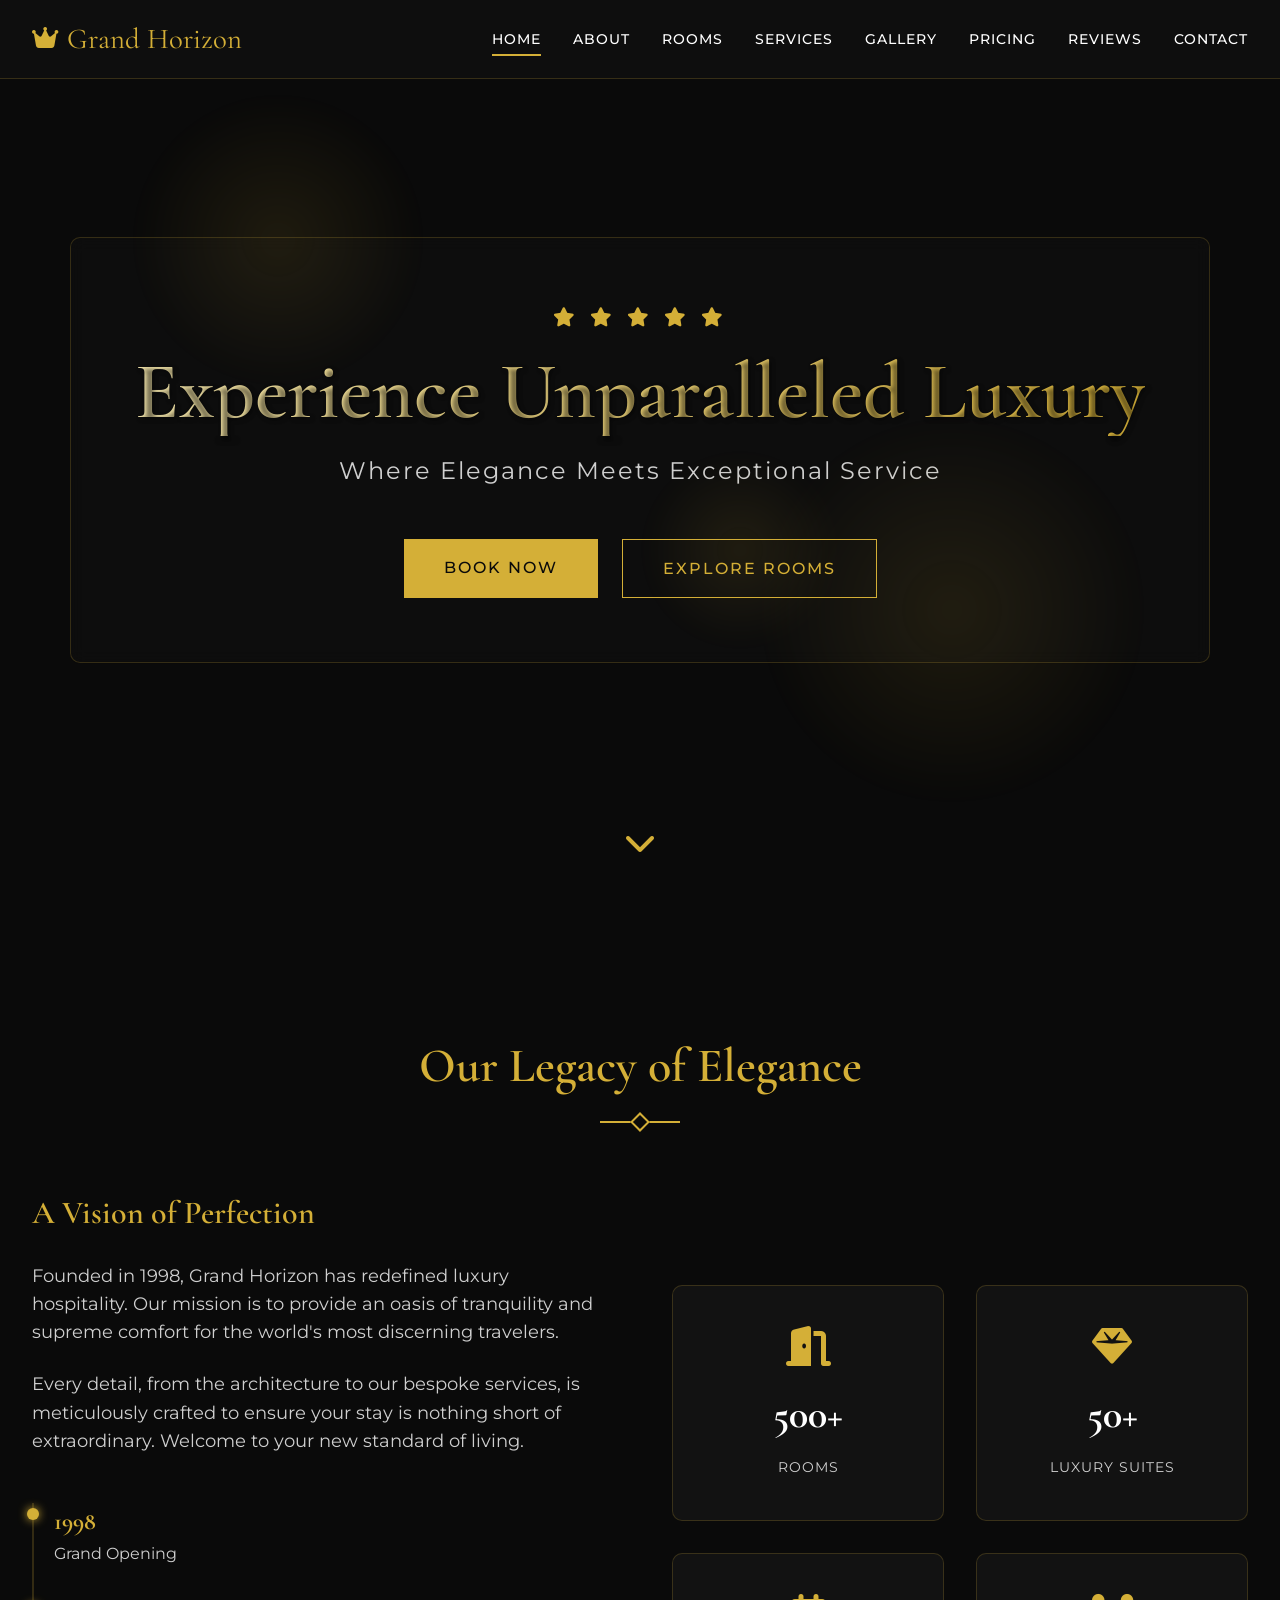
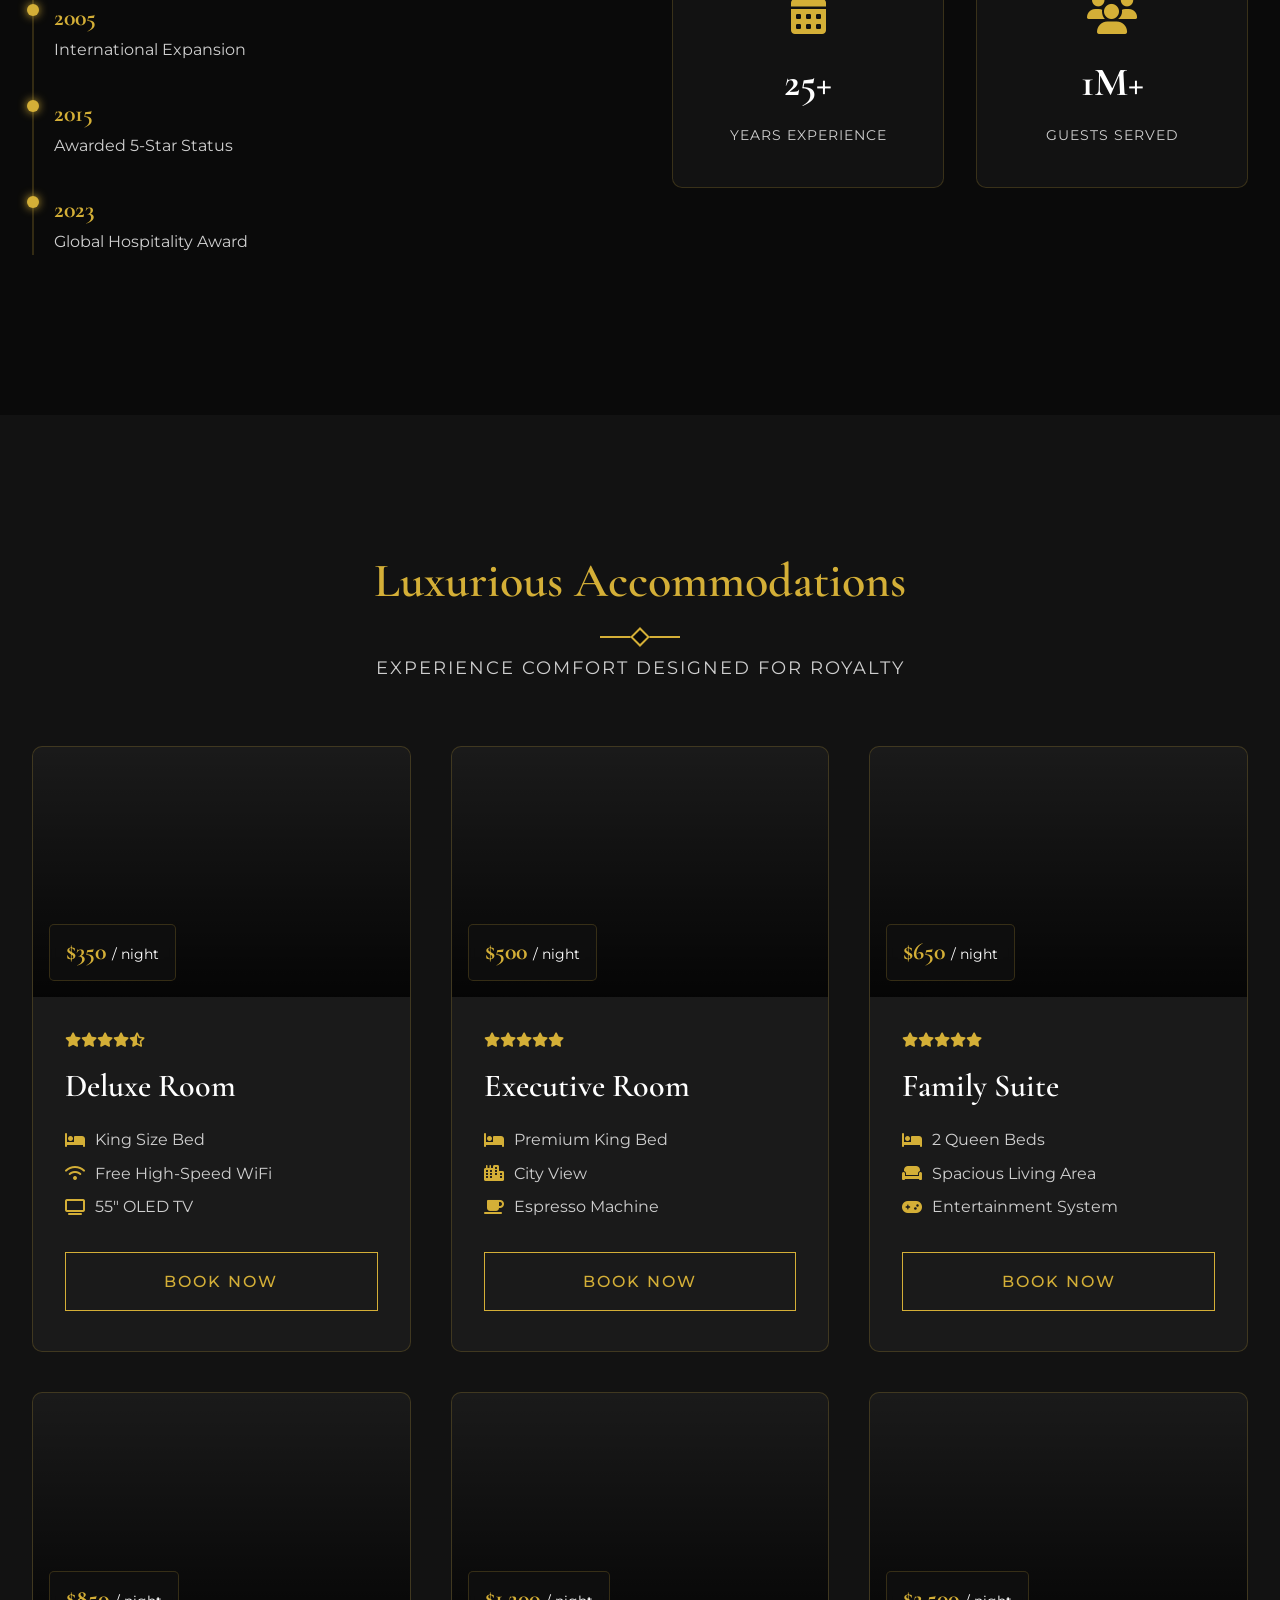
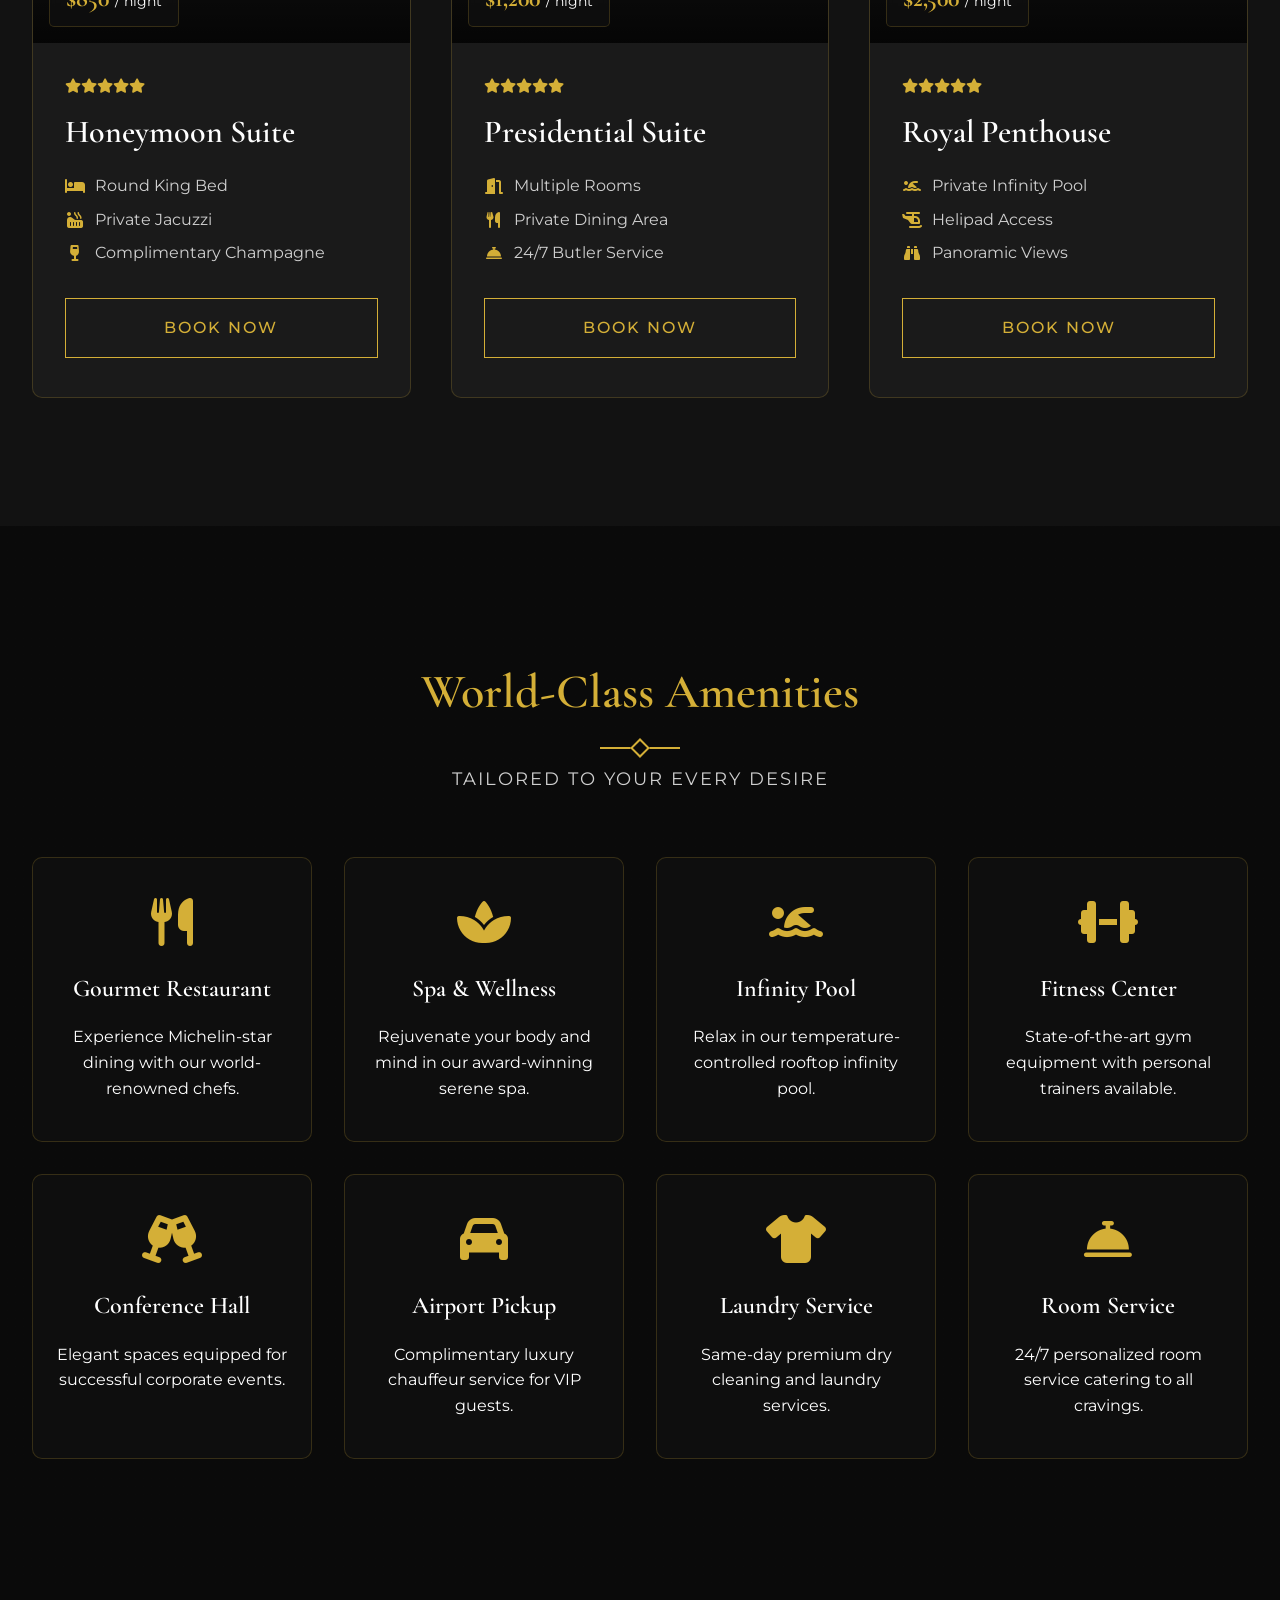
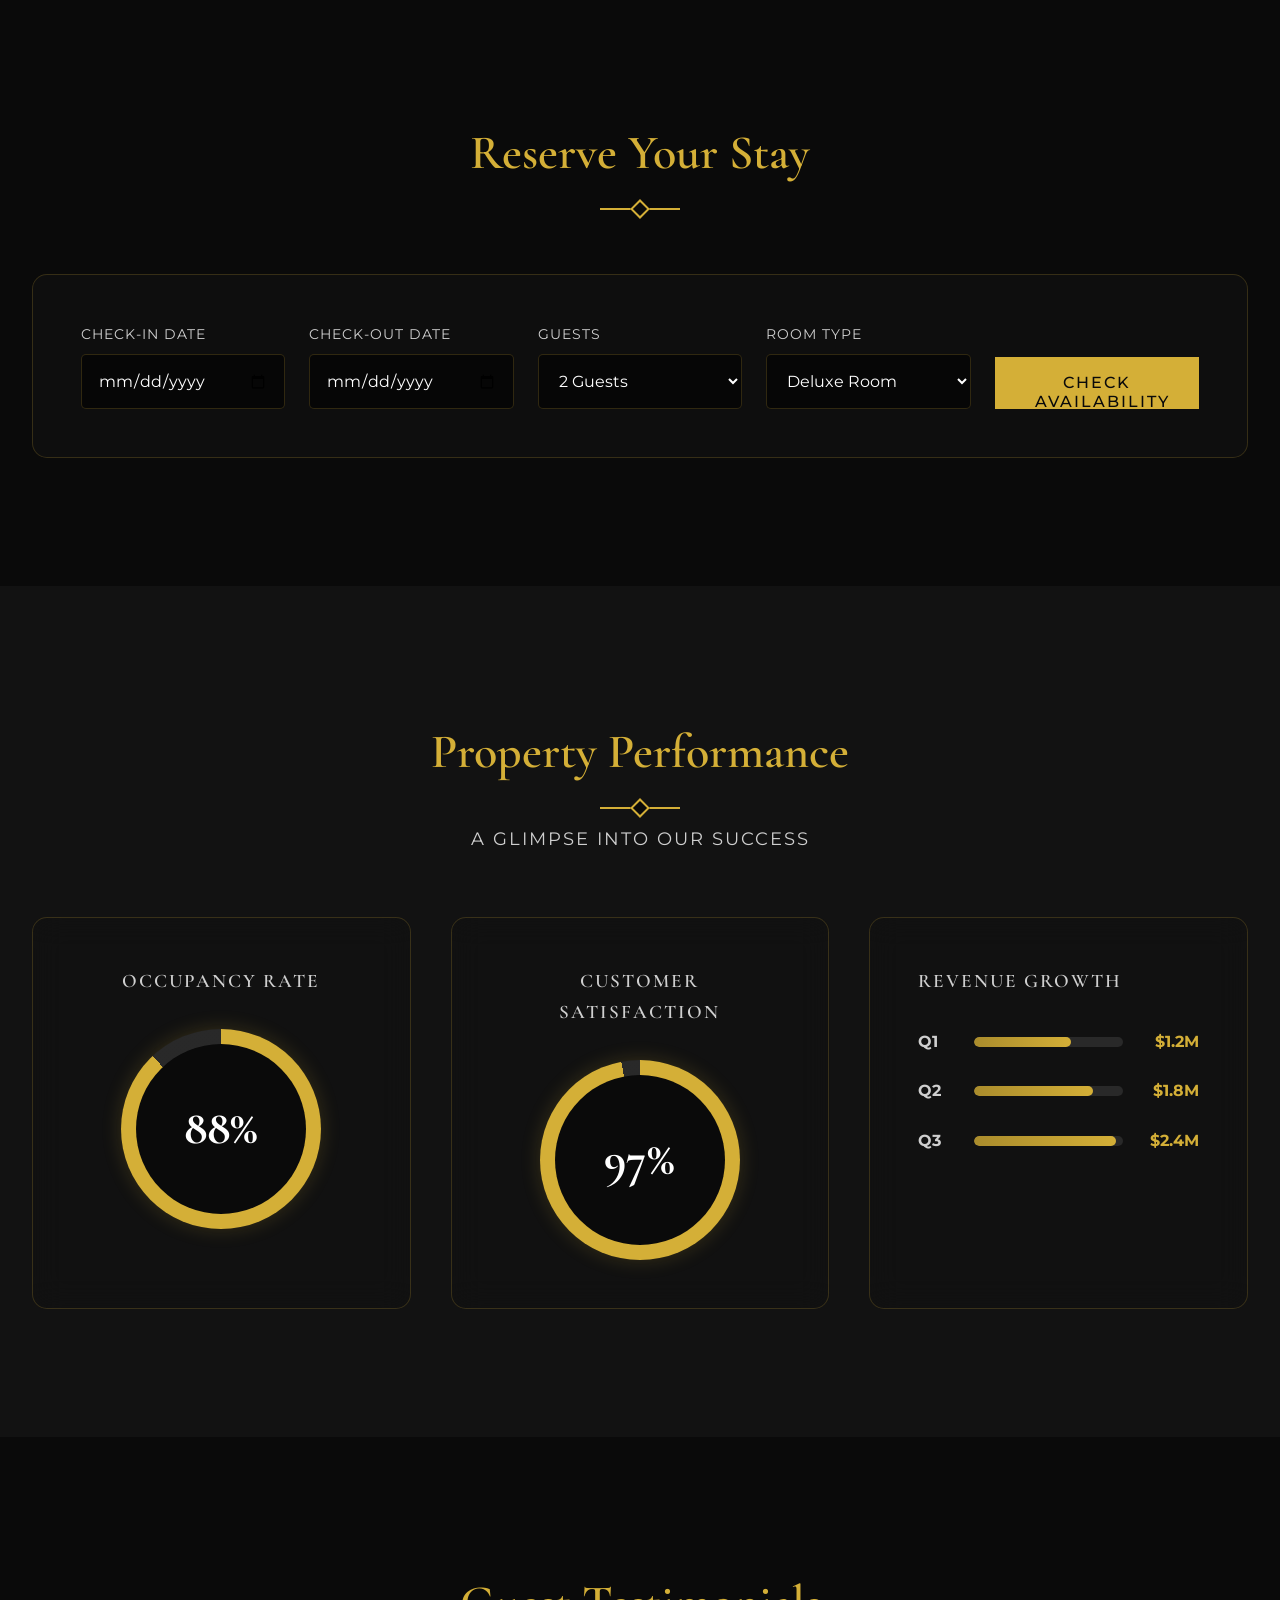
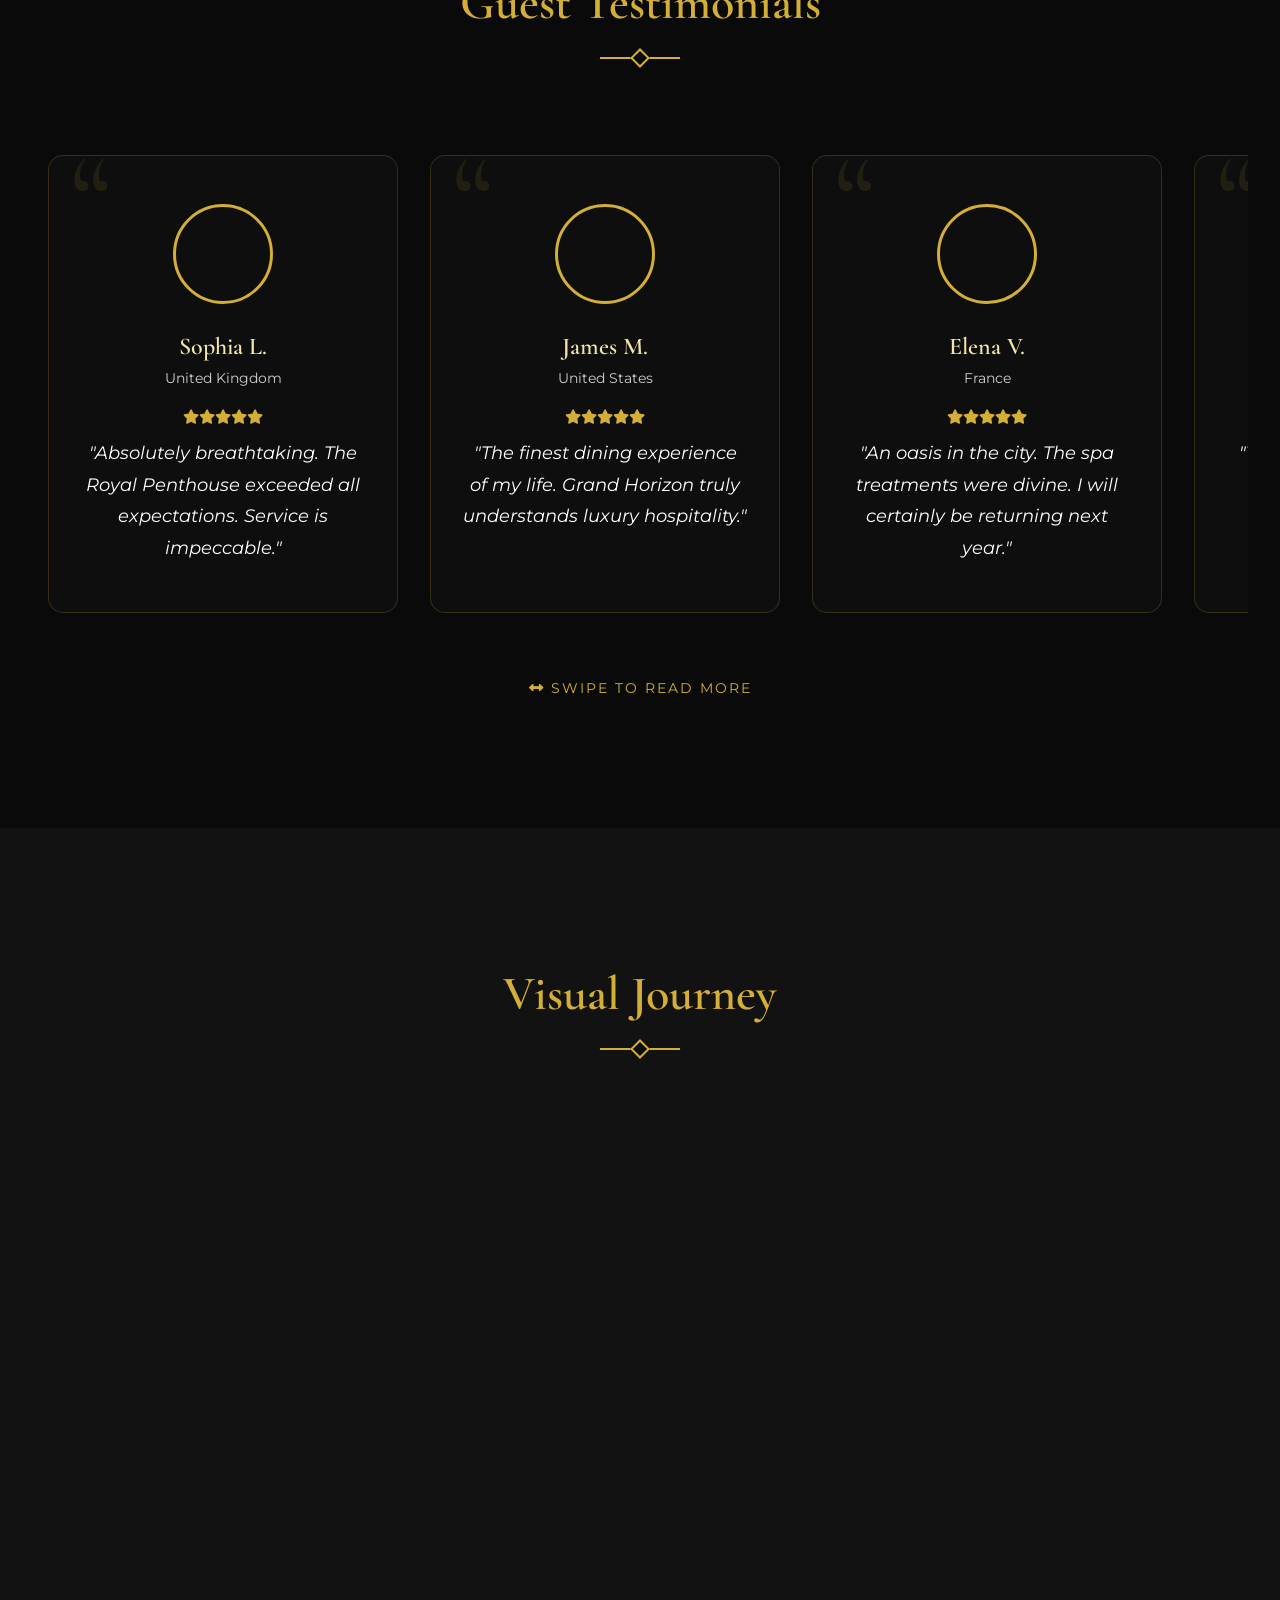
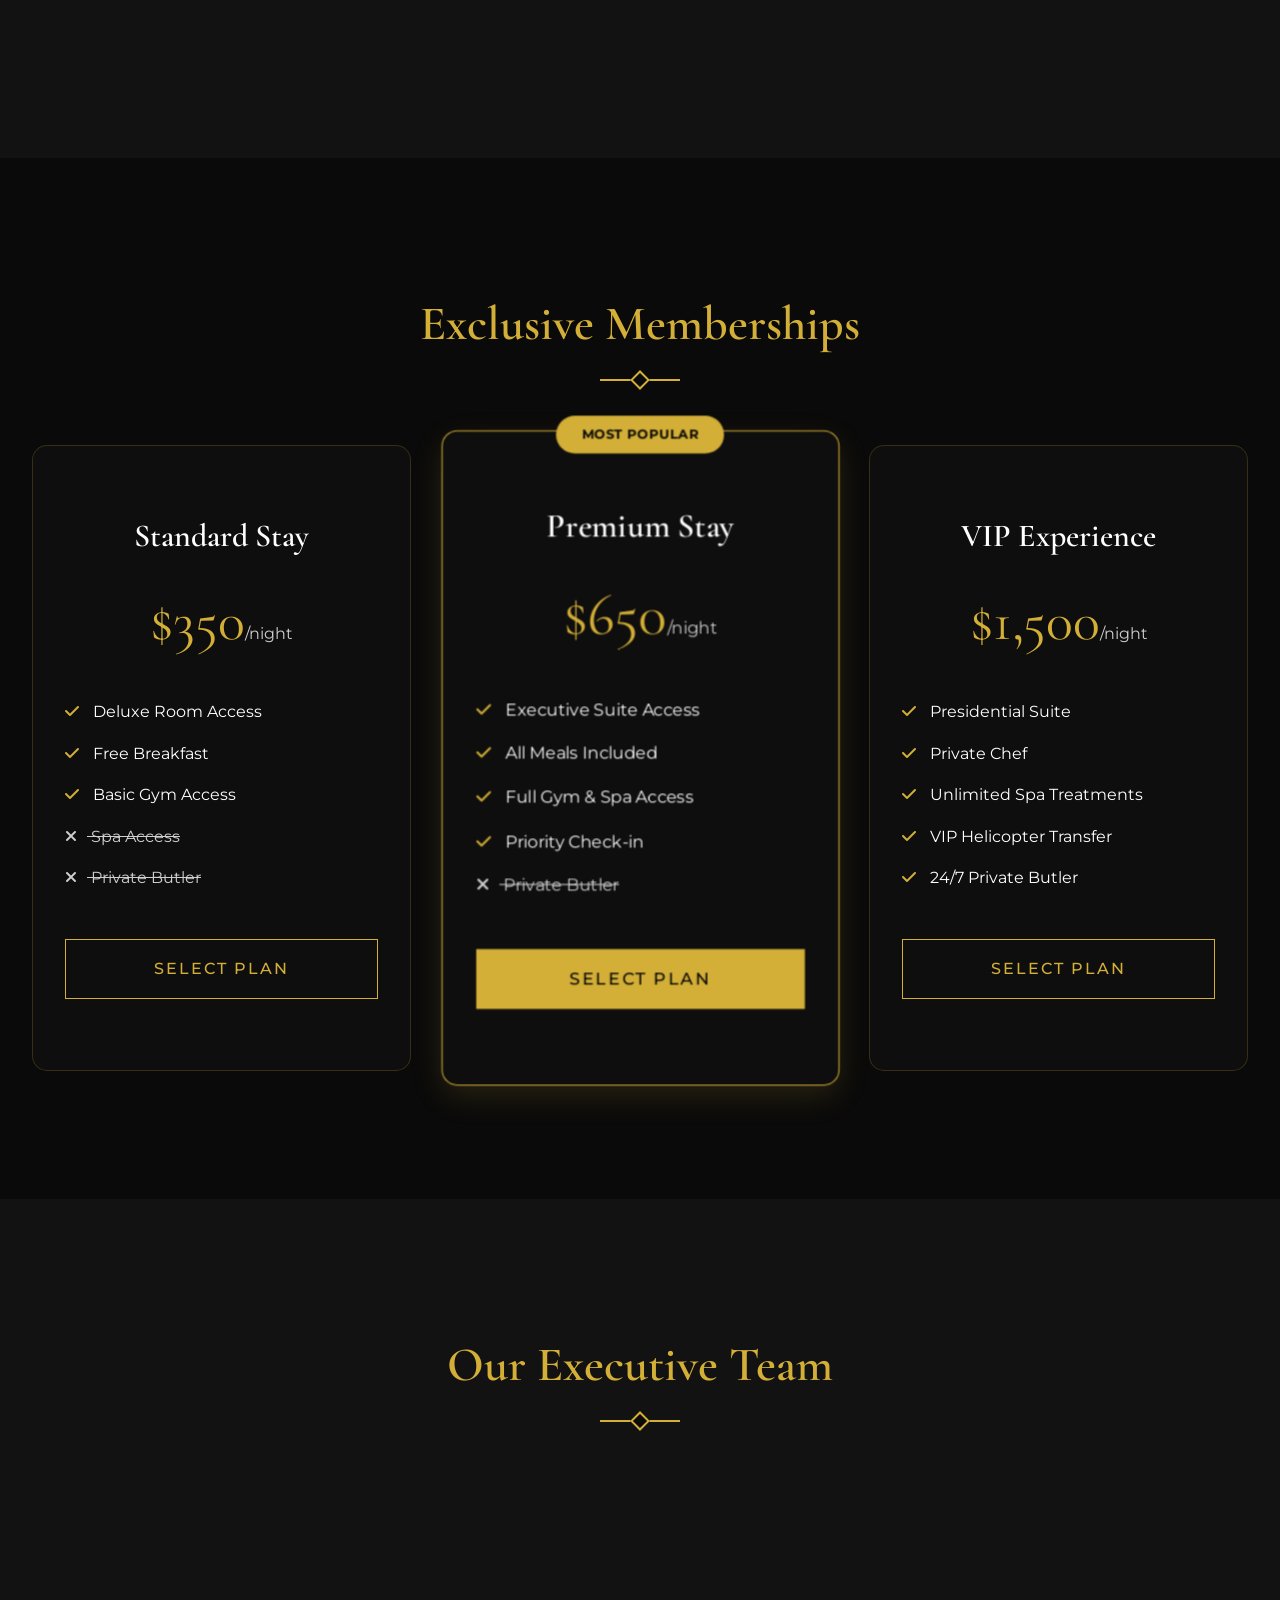
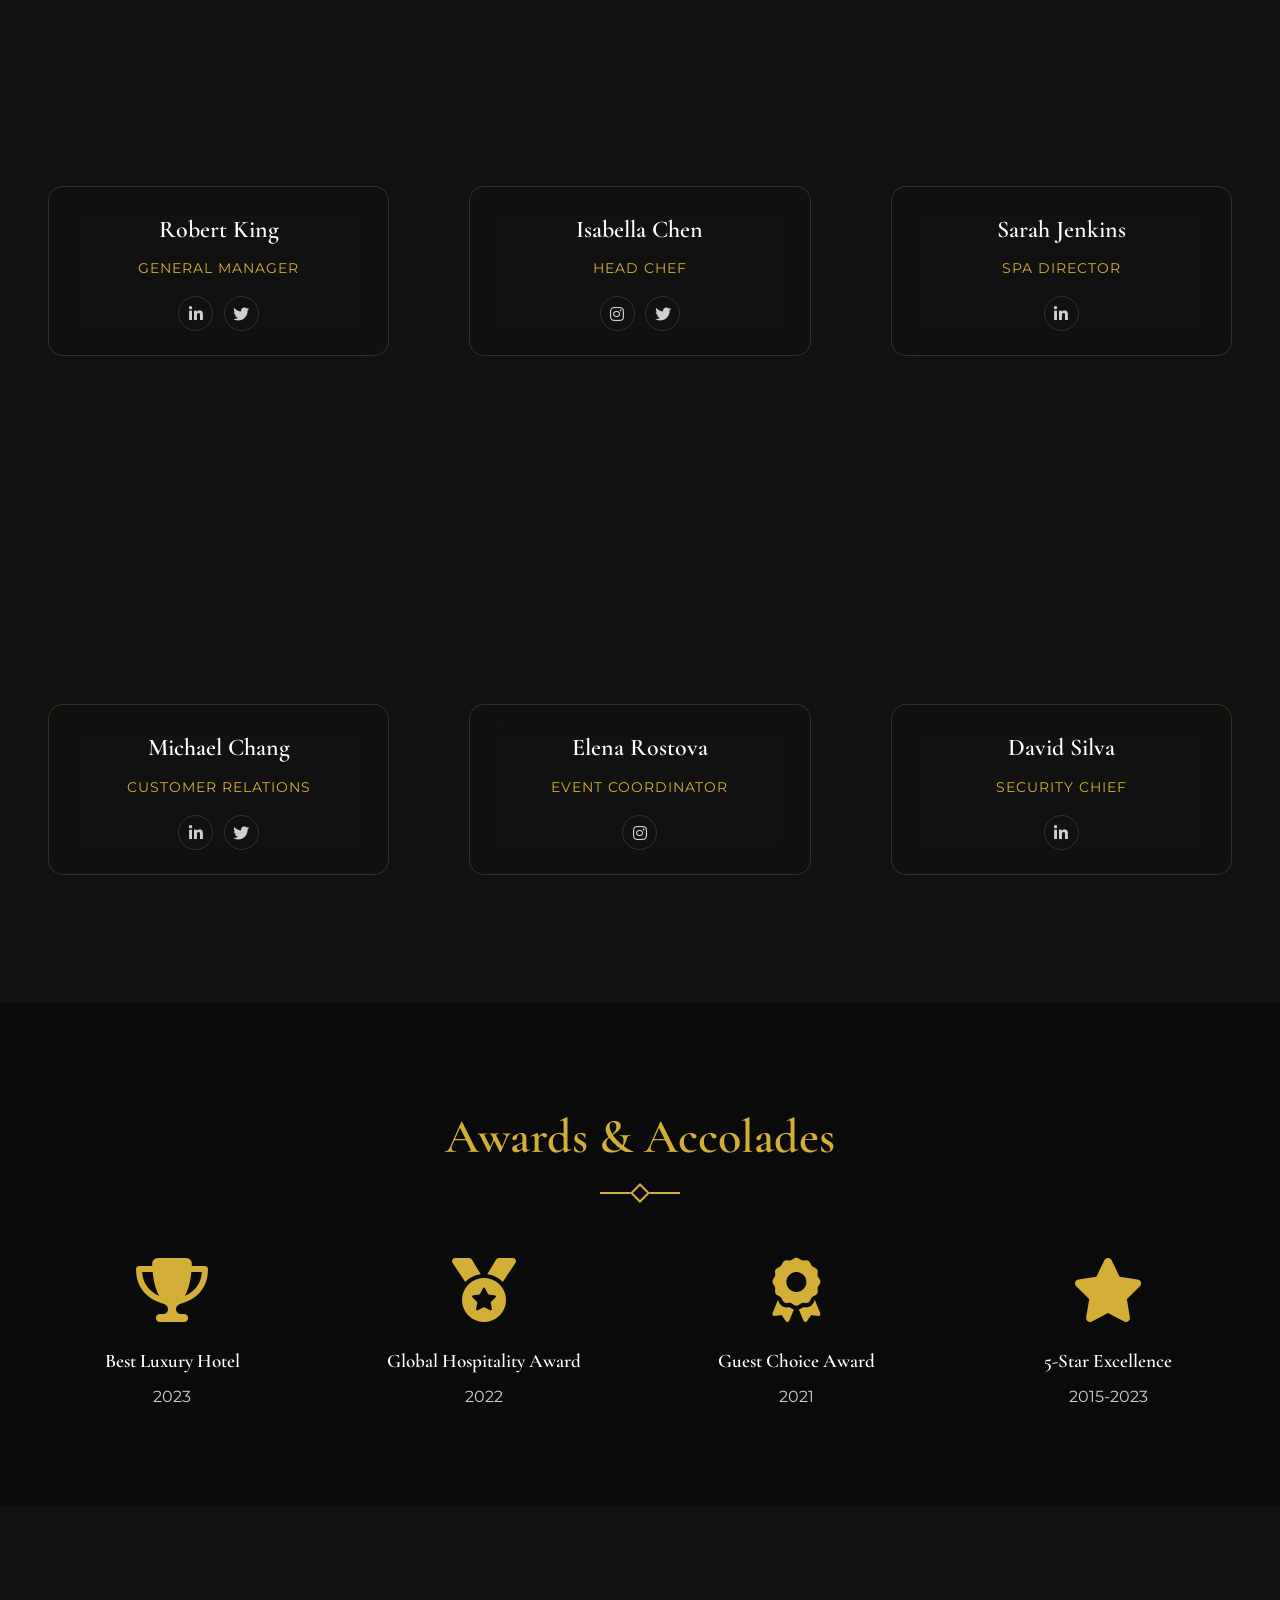
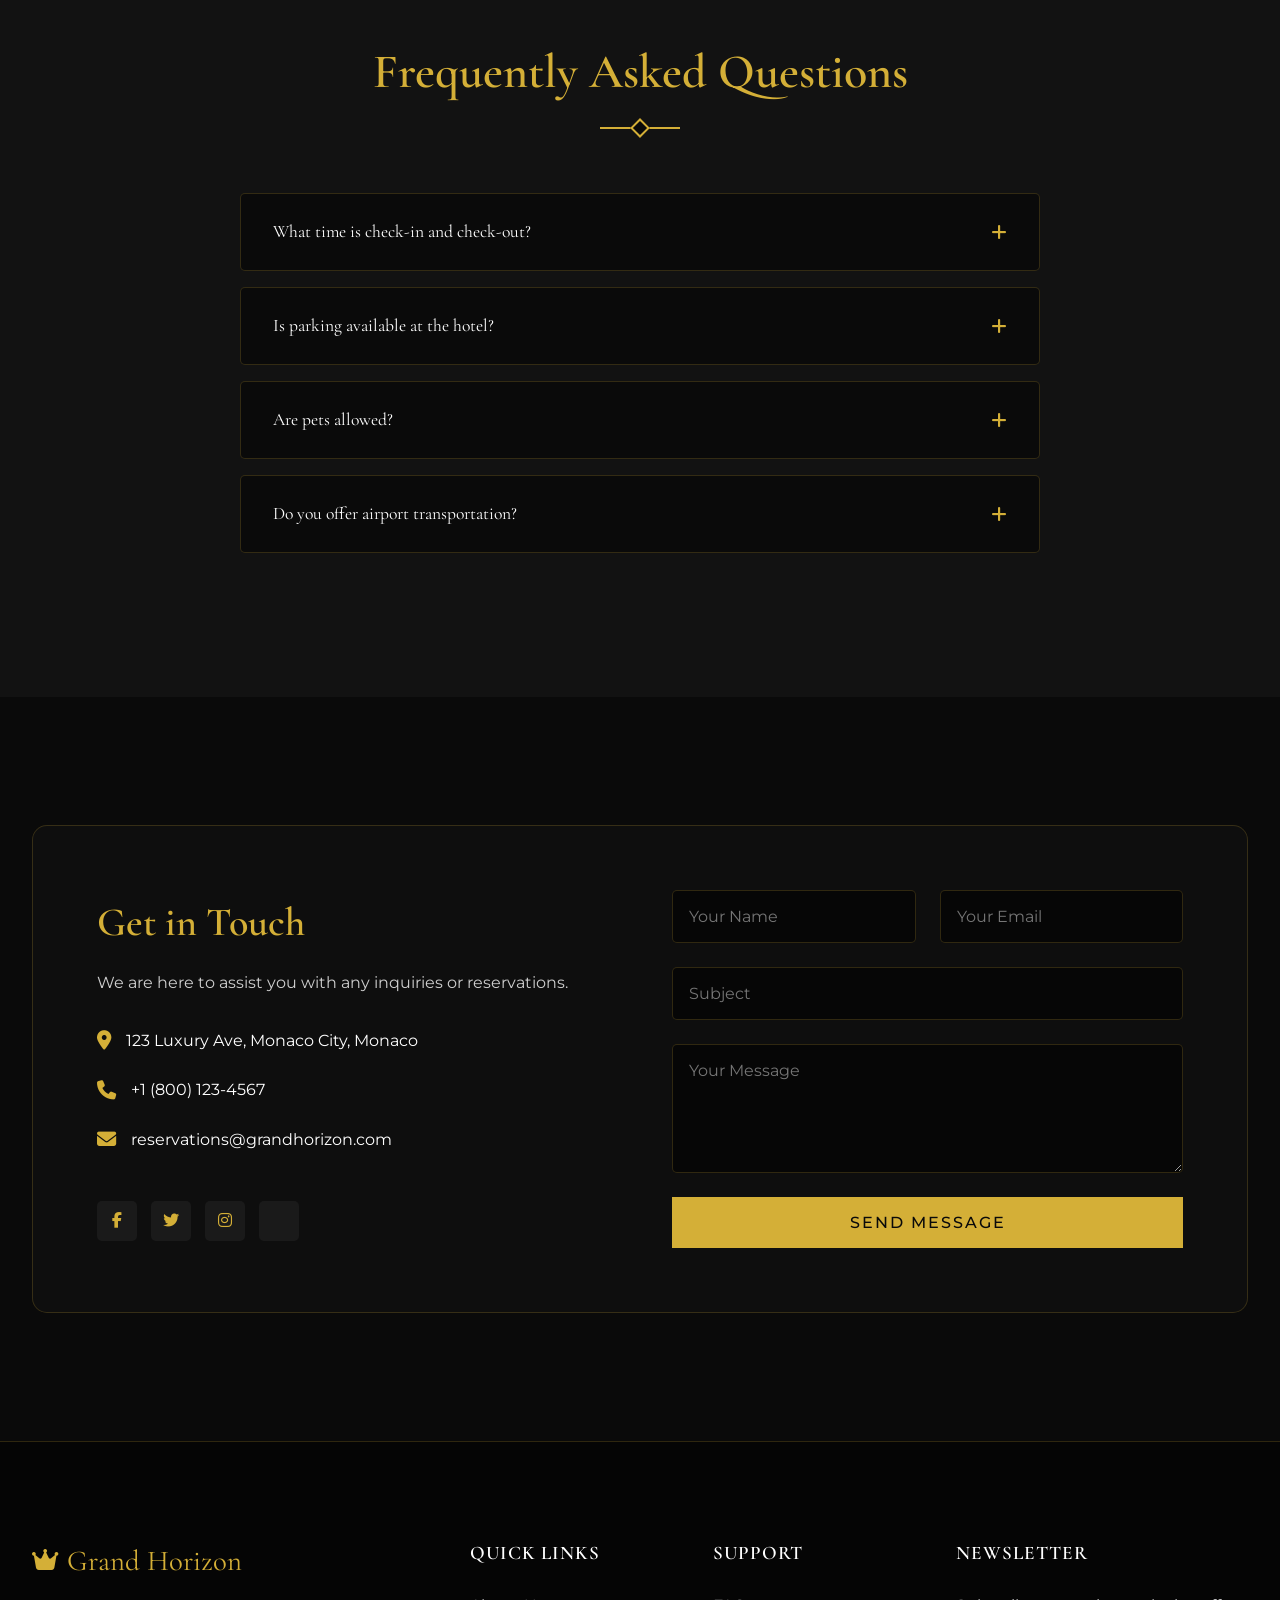
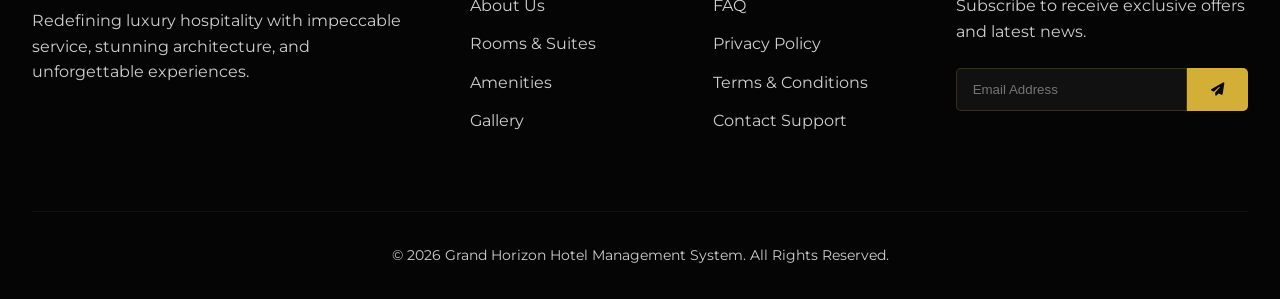
<file: index.html>
<!DOCTYPE html>
<html lang="en">
<head>
    <meta charset="UTF-8">
    <meta name="viewport" content="width=device-width, initial-scale=1.0">
    <title>Grand Horizon | Luxury Hotel Management System</title>
    <meta name="description" content="Grand Horizon Hotel Management System. A 5-star international hotel experience.">
    <!-- Google Fonts -->
    <link rel="preconnect" href="https://fonts.googleapis.com">
    <link rel="preconnect" href="https://fonts.gstatic.com" crossorigin>
    <link href="https://fonts.googleapis.com/css2?family=Cormorant+Garamond:wght@400;500;600;700&family=Montserrat:wght@300;400;500;600;700&display=swap" rel="stylesheet">
    <!-- FontAwesome -->
    <link rel="stylesheet" href="https://cdnjs.cloudflare.com/ajax/libs/font-awesome/6.4.0/css/all.min.css">
    <link rel="stylesheet" href="styles.css">
</head>
<body>
    <!-- 2. Navigation Bar -->
    <header class="navbar">
        <div class="nav-container">
            <a href="#" class="logo">
                <span class="logo-icon"><i class="fas fa-crown"></i></span>
                <span class="logo-text">Grand Horizon</span>
            </a>
            
            <input type="checkbox" id="nav-toggle" class="nav-toggle">
            <label for="nav-toggle" class="nav-toggle-label">
                <span></span>
            </label>
            
            <nav class="nav-menu">
                <ul>
                    <li><a href="#hero" class="active">Home</a></li>
                    <li><a href="#about">About</a></li>
                    <li><a href="#rooms">Rooms</a></li>
                    <li><a href="#services">Services</a></li>
                    <li><a href="#gallery">Gallery</a></li>
                    <li><a href="#pricing">Pricing</a></li>
                    <li><a href="#reviews">Reviews</a></li>
                    <li><a href="#contact">Contact</a></li>
                </ul>
            </nav>
        </div>
    </header>

    <!-- 1. Hero Section -->
    <section id="hero" class="hero-section">
        <div class="hero-bg"></div>
        <div class="hero-content">
            <div class="luxury-badge">
                <i class="fas fa-star"></i>
                <i class="fas fa-star"></i>
                <i class="fas fa-star"></i>
                <i class="fas fa-star"></i>
                <i class="fas fa-star"></i>
            </div>
            <h1 class="hero-title">Experience Unparalleled Luxury</h1>
            <p class="hero-slogan">Where Elegance Meets Exceptional Service</p>
            <div class="hero-buttons">
                <a href="#booking" class="btn btn-primary">Book Now</a>
                <a href="#rooms" class="btn btn-outline">Explore Rooms</a>
            </div>
        </div>
        <div class="scroll-indicator">
            <a href="#about"><i class="fas fa-chevron-down"></i></a>
        </div>
        <div class="floating-elements">
            <div class="float-el el-1"></div>
            <div class="float-el el-2"></div>
            <div class="float-el el-3"></div>
        </div>
    </section>

    <!-- 3. About Hotel Section -->
    <section id="about" class="about-section">
        <div class="container">
            <div class="section-header">
                <h2 class="section-title">Our Legacy of Elegance</h2>
                <div class="section-divider"></div>
            </div>
            
            <div class="about-content">
                <div class="about-text">
                    <h3 class="about-subtitle">A Vision of Perfection</h3>
                    <p>Founded in 1998, Grand Horizon has redefined luxury hospitality. Our mission is to provide an oasis of tranquility and supreme comfort for the world's most discerning travelers.</p>
                    <p>Every detail, from the architecture to our bespoke services, is meticulously crafted to ensure your stay is nothing short of extraordinary. Welcome to your new standard of living.</p>
                    
                    <div class="history-timeline">
                        <div class="timeline-item">
                            <span class="timeline-year">1998</span>
                            <span class="timeline-event">Grand Opening</span>
                        </div>
                        <div class="timeline-item">
                            <span class="timeline-year">2005</span>
                            <span class="timeline-event">International Expansion</span>
                        </div>
                        <div class="timeline-item">
                            <span class="timeline-year">2015</span>
                            <span class="timeline-event">Awarded 5-Star Status</span>
                        </div>
                        <div class="timeline-item">
                            <span class="timeline-year">2023</span>
                            <span class="timeline-event">Global Hospitality Award</span>
                        </div>
                    </div>
                </div>
                
                <div class="about-stats">
                    <div class="stat-card">
                        <i class="fas fa-door-open stat-icon"></i>
                        <span class="stat-number">500+</span>
                        <span class="stat-label">Rooms</span>
                    </div>
                    <div class="stat-card">
                        <i class="fas fa-gem stat-icon"></i>
                        <span class="stat-number">50+</span>
                        <span class="stat-label">Luxury Suites</span>
                    </div>
                    <div class="stat-card">
                        <i class="fas fa-calendar-alt stat-icon"></i>
                        <span class="stat-number">25+</span>
                        <span class="stat-label">Years Experience</span>
                    </div>
                    <div class="stat-card">
                        <i class="fas fa-users stat-icon"></i>
                        <span class="stat-number">1M+</span>
                        <span class="stat-label">Guests Served</span>
                    </div>
                </div>
            </div>
        </div>
    </section>

    <!-- 4. Luxury Rooms Section -->
    <section id="rooms" class="rooms-section">
        <div class="container">
            <div class="section-header">
                <h2 class="section-title">Luxurious Accommodations</h2>
                <div class="section-divider"></div>
                <p class="section-subtitle">Experience comfort designed for royalty</p>
            </div>
            
            <div class="rooms-grid">
                <div class="room-card">
                    <div class="room-image" style="background-image: url('https://images.unsplash.com/photo-1611892440504-42a792e24d32?q=80&w=1000&auto=format&fit=crop');">
                        <div class="room-price">$350 <span>/ night</span></div>
                    </div>
                    <div class="room-details">
                        <div class="room-rating">
                            <i class="fas fa-star"></i><i class="fas fa-star"></i><i class="fas fa-star"></i><i class="fas fa-star"></i><i class="fas fa-star-half-alt"></i>
                        </div>
                        <h3 class="room-title">Deluxe Room</h3>
                        <ul class="room-features">
                            <li><i class="fas fa-bed"></i> King Size Bed</li>
                            <li><i class="fas fa-wifi"></i> Free High-Speed WiFi</li>
                            <li><i class="fas fa-tv"></i> 55" OLED TV</li>
                        </ul>
                        <a href="#booking" class="btn btn-outline btn-full">Book Now</a>
                    </div>
                </div>
                
                <div class="room-card">
                    <div class="room-image" style="background-image: url('https://images.unsplash.com/photo-1582719478250-c89cae4dc85b?q=80&w=1000&auto=format&fit=crop');">
                        <div class="room-price">$500 <span>/ night</span></div>
                    </div>
                    <div class="room-details">
                        <div class="room-rating">
                            <i class="fas fa-star"></i><i class="fas fa-star"></i><i class="fas fa-star"></i><i class="fas fa-star"></i><i class="fas fa-star"></i>
                        </div>
                        <h3 class="room-title">Executive Room</h3>
                        <ul class="room-features">
                            <li><i class="fas fa-bed"></i> Premium King Bed</li>
                            <li><i class="fas fa-city"></i> City View</li>
                            <li><i class="fas fa-coffee"></i> Espresso Machine</li>
                        </ul>
                        <a href="#booking" class="btn btn-outline btn-full">Book Now</a>
                    </div>
                </div>

                <div class="room-card">
                    <div class="room-image" style="background-image: url('https://images.unsplash.com/photo-1566665797739-1674de7a421a?q=80&w=1000&auto=format&fit=crop');">
                        <div class="room-price">$650 <span>/ night</span></div>
                    </div>
                    <div class="room-details">
                        <div class="room-rating">
                            <i class="fas fa-star"></i><i class="fas fa-star"></i><i class="fas fa-star"></i><i class="fas fa-star"></i><i class="fas fa-star"></i>
                        </div>
                        <h3 class="room-title">Family Suite</h3>
                        <ul class="room-features">
                            <li><i class="fas fa-bed"></i> 2 Queen Beds</li>
                            <li><i class="fas fa-couch"></i> Spacious Living Area</li>
                            <li><i class="fas fa-gamepad"></i> Entertainment System</li>
                        </ul>
                        <a href="#booking" class="btn btn-outline btn-full">Book Now</a>
                    </div>
                </div>

                <div class="room-card">
                    <div class="room-image" style="background-image: url('https://images.unsplash.com/photo-1590490360182-c33d57733427?q=80&w=1000&auto=format&fit=crop');">
                        <div class="room-price">$850 <span>/ night</span></div>
                    </div>
                    <div class="room-details">
                        <div class="room-rating">
                            <i class="fas fa-star"></i><i class="fas fa-star"></i><i class="fas fa-star"></i><i class="fas fa-star"></i><i class="fas fa-star"></i>
                        </div>
                        <h3 class="room-title">Honeymoon Suite</h3>
                        <ul class="room-features">
                            <li><i class="fas fa-bed"></i> Round King Bed</li>
                            <li><i class="fas fa-hot-tub"></i> Private Jacuzzi</li>
                            <li><i class="fas fa-wine-glass"></i> Complimentary Champagne</li>
                        </ul>
                        <a href="#booking" class="btn btn-outline btn-full">Book Now</a>
                    </div>
                </div>

                <div class="room-card">
                    <div class="room-image" style="background-image: url('https://images.unsplash.com/photo-1631049307264-da0ec9d70304?q=80&w=1000&auto=format&fit=crop');">
                        <div class="room-price">$1,200 <span>/ night</span></div>
                    </div>
                    <div class="room-details">
                        <div class="room-rating">
                            <i class="fas fa-star"></i><i class="fas fa-star"></i><i class="fas fa-star"></i><i class="fas fa-star"></i><i class="fas fa-star"></i>
                        </div>
                        <h3 class="room-title">Presidential Suite</h3>
                        <ul class="room-features">
                            <li><i class="fas fa-door-open"></i> Multiple Rooms</li>
                            <li><i class="fas fa-utensils"></i> Private Dining Area</li>
                            <li><i class="fas fa-concierge-bell"></i> 24/7 Butler Service</li>
                        </ul>
                        <a href="#booking" class="btn btn-outline btn-full">Book Now</a>
                    </div>
                </div>

                <div class="room-card">
                    <div class="room-image" style="background-image: url('https://images.unsplash.com/photo-1600566753190-17f0baa2a6c3?q=80&w=1000&auto=format&fit=crop');">
                        <div class="room-price">$2,500 <span>/ night</span></div>
                    </div>
                    <div class="room-details">
                        <div class="room-rating">
                            <i class="fas fa-star"></i><i class="fas fa-star"></i><i class="fas fa-star"></i><i class="fas fa-star"></i><i class="fas fa-star"></i>
                        </div>
                        <h3 class="room-title">Royal Penthouse</h3>
                        <ul class="room-features">
                            <li><i class="fas fa-swimmer"></i> Private Infinity Pool</li>
                            <li><i class="fas fa-helicopter"></i> Helipad Access</li>
                            <li><i class="fas fa-binoculars"></i> Panoramic Views</li>
                        </ul>
                        <a href="#booking" class="btn btn-outline btn-full">Book Now</a>
                    </div>
                </div>
            </div>
        </div>
    </section>

    <!-- 5. Hotel Services Section -->
    <section id="services" class="services-section">
        <div class="container">
            <div class="section-header">
                <h2 class="section-title">World-Class Amenities</h2>
                <div class="section-divider"></div>
                <p class="section-subtitle">Tailored to your every desire</p>
            </div>
            
            <div class="services-grid">
                <div class="service-card">
                    <i class="fas fa-utensils service-icon"></i>
                    <h3 class="service-title">Gourmet Restaurant</h3>
                    <p>Experience Michelin-star dining with our world-renowned chefs.</p>
                </div>
                <div class="service-card">
                    <i class="fas fa-spa service-icon"></i>
                    <h3 class="service-title">Spa & Wellness</h3>
                    <p>Rejuvenate your body and mind in our award-winning serene spa.</p>
                </div>
                <div class="service-card">
                    <i class="fas fa-swimmer service-icon"></i>
                    <h3 class="service-title">Infinity Pool</h3>
                    <p>Relax in our temperature-controlled rooftop infinity pool.</p>
                </div>
                <div class="service-card">
                    <i class="fas fa-dumbbell service-icon"></i>
                    <h3 class="service-title">Fitness Center</h3>
                    <p>State-of-the-art gym equipment with personal trainers available.</p>
                </div>
                <div class="service-card">
                    <i class="fas fa-glass-cheers service-icon"></i>
                    <h3 class="service-title">Conference Hall</h3>
                    <p>Elegant spaces equipped for successful corporate events.</p>
                </div>
                <div class="service-card">
                    <i class="fas fa-car service-icon"></i>
                    <h3 class="service-title">Airport Pickup</h3>
                    <p>Complimentary luxury chauffeur service for VIP guests.</p>
                </div>
                <div class="service-card">
                    <i class="fas fa-tshirt service-icon"></i>
                    <h3 class="service-title">Laundry Service</h3>
                    <p>Same-day premium dry cleaning and laundry services.</p>
                </div>
                <div class="service-card">
                    <i class="fas fa-concierge-bell service-icon"></i>
                    <h3 class="service-title">Room Service</h3>
                    <p>24/7 personalized room service catering to all cravings.</p>
                </div>
            </div>
        </div>
    </section>

    <!-- 6. Interactive Booking Dashboard -->
    <section id="booking" class="booking-section">
        <div class="container">
            <div class="section-header">
                <h2 class="section-title">Reserve Your Stay</h2>
                <div class="section-divider"></div>
            </div>
            
            <div class="booking-dashboard glass-panel">
                <form class="booking-form">
                    <div class="input-group">
                        <label for="check-in">Check-in Date</label>
                        <input type="date" id="check-in" required>
                    </div>
                    <div class="input-group">
                        <label for="check-out">Check-out Date</label>
                        <input type="date" id="check-out" required>
                    </div>
                    <div class="input-group">
                        <label for="guests">Guests</label>
                        <select id="guests">
                            <option value="1">1 Guest</option>
                            <option value="2" selected>2 Guests</option>
                            <option value="3">3 Guests</option>
                            <option value="4">4 Guests</option>
                            <option value="5+">5+ Guests</option>
                        </select>
                    </div>
                    <div class="input-group">
                        <label for="room-type">Room Type</label>
                        <select id="room-type">
                            <option value="deluxe">Deluxe Room</option>
                            <option value="executive">Executive Room</option>
                            <option value="family">Family Suite</option>
                            <option value="honeymoon">Honeymoon Suite</option>
                            <option value="presidential">Presidential Suite</option>
                            <option value="royal">Royal Penthouse</option>
                        </select>
                    </div>
                    <button type="submit" class="btn btn-primary btn-book">Check Availability</button>
                </form>
            </div>
        </div>
    </section>

    <!-- 7. Hotel Analytics Dashboard -->
    <section id="analytics" class="analytics-section">
        <div class="container">
            <div class="section-header">
                <h2 class="section-title">Property Performance</h2>
                <div class="section-divider"></div>
                <p class="section-subtitle">A glimpse into our success</p>
            </div>
            
            <div class="analytics-grid">
                <!-- Pure CSS Progress Rings -->
                <div class="chart-card glass-panel">
                    <h3>Occupancy Rate</h3>
                    <div class="progress-ring ring-88">
                        <div class="ring-inner">
                            <span>88%</span>
                        </div>
                    </div>
                </div>
                
                <div class="chart-card glass-panel">
                    <h3>Customer Satisfaction</h3>
                    <div class="progress-ring ring-97">
                        <div class="ring-inner">
                            <span>97%</span>
                        </div>
                    </div>
                </div>

                <!-- CSS Progress Bars -->
                <div class="chart-card glass-panel stats-bars">
                    <h3>Revenue Growth</h3>
                    <div class="bar-group">
                        <label>Q1</label>
                        <div class="bar-track"><div class="bar-fill" style="width: 65%;"></div></div>
                        <span>$1.2M</span>
                    </div>
                    <div class="bar-group">
                        <label>Q2</label>
                        <div class="bar-track"><div class="bar-fill" style="width: 80%;"></div></div>
                        <span>$1.8M</span>
                    </div>
                    <div class="bar-group">
                        <label>Q3</label>
                        <div class="bar-track"><div class="bar-fill" style="width: 95%;"></div></div>
                        <span>$2.4M</span>
                    </div>
                </div>
            </div>
        </div>
    </section>

    <!-- 8. Customer Reviews Section -->
    <section id="reviews" class="reviews-section">
        <div class="container">
            <div class="section-header">
                <h2 class="section-title">Guest Testimonials</h2>
                <div class="section-divider"></div>
            </div>
            
            <div class="reviews-track">
                <div class="review-card">
                    <div class="reviewer-img" style="background-image: url('https://images.unsplash.com/photo-1534528741775-53994a69daeb?q=80&w=200&auto=format&fit=crop');"></div>
                    <h4 class="reviewer-name">Sophia L.</h4>
                    <span class="reviewer-country">United Kingdom</span>
                    <div class="room-rating"><i class="fas fa-star"></i><i class="fas fa-star"></i><i class="fas fa-star"></i><i class="fas fa-star"></i><i class="fas fa-star"></i></div>
                    <p class="review-text">"Absolutely breathtaking. The Royal Penthouse exceeded all expectations. Service is impeccable."</p>
                </div>
                <div class="review-card">
                    <div class="reviewer-img" style="background-image: url('https://images.unsplash.com/photo-1506794778202-cad84cf45f1d?q=80&w=200&auto=format&fit=crop');"></div>
                    <h4 class="reviewer-name">James M.</h4>
                    <span class="reviewer-country">United States</span>
                    <div class="room-rating"><i class="fas fa-star"></i><i class="fas fa-star"></i><i class="fas fa-star"></i><i class="fas fa-star"></i><i class="fas fa-star"></i></div>
                    <p class="review-text">"The finest dining experience of my life. Grand Horizon truly understands luxury hospitality."</p>
                </div>
                <div class="review-card">
                    <div class="reviewer-img" style="background-image: url('https://images.unsplash.com/photo-1544005313-94ddf0286df2?q=80&w=200&auto=format&fit=crop');"></div>
                    <h4 class="reviewer-name">Elena V.</h4>
                    <span class="reviewer-country">France</span>
                    <div class="room-rating"><i class="fas fa-star"></i><i class="fas fa-star"></i><i class="fas fa-star"></i><i class="fas fa-star"></i><i class="fas fa-star"></i></div>
                    <p class="review-text">"An oasis in the city. The spa treatments were divine. I will certainly be returning next year."</p>
                </div>
                <div class="review-card">
                    <div class="reviewer-img" style="background-image: url('https://images.unsplash.com/photo-1507003211169-0a1dd7228f2d?q=80&w=200&auto=format&fit=crop');"></div>
                    <h4 class="reviewer-name">Arthur C.</h4>
                    <span class="reviewer-country">Canada</span>
                    <div class="room-rating"><i class="fas fa-star"></i><i class="fas fa-star"></i><i class="fas fa-star"></i><i class="fas fa-star"></i><i class="fas fa-star-half-alt"></i></div>
                    <p class="review-text">"The conference facilities are top-notch. Our corporate retreat was a massive success."</p>
                </div>
                <div class="review-card">
                    <div class="reviewer-img" style="background-image: url('https://images.unsplash.com/photo-1494790108377-be9c29b29330?q=80&w=200&auto=format&fit=crop');"></div>
                    <h4 class="reviewer-name">Mei L.</h4>
                    <span class="reviewer-country">Singapore</span>
                    <div class="room-rating"><i class="fas fa-star"></i><i class="fas fa-star"></i><i class="fas fa-star"></i><i class="fas fa-star"></i><i class="fas fa-star"></i></div>
                    <p class="review-text">"From the moment we arrived, the staff made us feel like royalty. Unforgettable honeymoon."</p>
                </div>
                <div class="review-card">
                    <div class="reviewer-img" style="background-image: url('https://images.unsplash.com/photo-1500648767791-00dcc994a43e?q=80&w=200&auto=format&fit=crop');"></div>
                    <h4 class="reviewer-name">Carlos R.</h4>
                    <span class="reviewer-country">Spain</span>
                    <div class="room-rating"><i class="fas fa-star"></i><i class="fas fa-star"></i><i class="fas fa-star"></i><i class="fas fa-star"></i><i class="fas fa-star"></i></div>
                    <p class="review-text">"The infinity pool at sunset is mesmerizing. The cocktails were simply perfect."</p>
                </div>
                <div class="review-card">
                    <div class="reviewer-img" style="background-image: url('https://images.unsplash.com/photo-1438761681033-6461ffad8d80?q=80&w=200&auto=format&fit=crop');"></div>
                    <h4 class="reviewer-name">Aisha K.</h4>
                    <span class="reviewer-country">UAE</span>
                    <div class="room-rating"><i class="fas fa-star"></i><i class="fas fa-star"></i><i class="fas fa-star"></i><i class="fas fa-star"></i><i class="fas fa-star"></i></div>
                    <p class="review-text">"Ultimate luxury and privacy. The VIP helicopter transfer was seamless and breathtaking."</p>
                </div>
                <div class="review-card">
                    <div class="reviewer-img" style="background-image: url('https://images.unsplash.com/photo-1527980965255-d3b416303d12?q=80&w=200&auto=format&fit=crop');"></div>
                    <h4 class="reviewer-name">David W.</h4>
                    <span class="reviewer-country">Australia</span>
                    <div class="room-rating"><i class="fas fa-star"></i><i class="fas fa-star"></i><i class="fas fa-star"></i><i class="fas fa-star"></i><i class="fas fa-star-half-alt"></i></div>
                    <p class="review-text">"A masterclass in modern hospitality. Every detail is curated for maximum comfort."</p>
                </div>
            </div>
            
            <div class="scroll-hint">
                <i class="fas fa-arrows-alt-h"></i> Swipe to read more
            </div>
        </div>
    </section>

    <!-- 9. Hotel Gallery -->
    <section id="gallery" class="gallery-section">
        <div class="container">
            <div class="section-header">
                <h2 class="section-title">Visual Journey</h2>
                <div class="section-divider"></div>
            </div>
            
            <div class="gallery-grid">
                <div class="gallery-item item-1">
                    <div class="gallery-overlay"><span>Grand Lobby</span></div>
                </div>
                <div class="gallery-item item-2">
                    <div class="gallery-overlay"><span>Royal Suite</span></div>
                </div>
                <div class="gallery-item item-3">
                    <div class="gallery-overlay"><span>Fine Dining</span></div>
                </div>
                <div class="gallery-item item-4">
                    <div class="gallery-overlay"><span>Infinity Pool</span></div>
                </div>
                <div class="gallery-item item-5">
                    <div class="gallery-overlay"><span>Luxury Spa</span></div>
                </div>
                <div class="gallery-item item-6">
                    <div class="gallery-overlay"><span>Exterior View</span></div>
                </div>
            </div>
        </div>
    </section>

    <!-- 10. Pricing Packages -->
    <section id="pricing" class="pricing-section">
        <div class="container">
            <div class="section-header">
                <h2 class="section-title">Exclusive Memberships</h2>
                <div class="section-divider"></div>
            </div>
            
            <div class="pricing-grid">
                <div class="price-card glass-panel">
                    <h3 class="plan-name">Standard Stay</h3>
                    <div class="plan-price">$350<span>/night</span></div>
                    <ul class="plan-features">
                        <li><i class="fas fa-check"></i> Deluxe Room Access</li>
                        <li><i class="fas fa-check"></i> Free Breakfast</li>
                        <li><i class="fas fa-check"></i> Basic Gym Access</li>
                        <li class="disabled"><i class="fas fa-times"></i> Spa Access</li>
                        <li class="disabled"><i class="fas fa-times"></i> Private Butler</li>
                    </ul>
                    <a href="#booking" class="btn btn-outline btn-full">Select Plan</a>
                </div>
                
                <div class="price-card glass-panel popular">
                    <div class="popular-badge">Most Popular</div>
                    <h3 class="plan-name">Premium Stay</h3>
                    <div class="plan-price">$650<span>/night</span></div>
                    <ul class="plan-features">
                        <li><i class="fas fa-check"></i> Executive Suite Access</li>
                        <li><i class="fas fa-check"></i> All Meals Included</li>
                        <li><i class="fas fa-check"></i> Full Gym & Spa Access</li>
                        <li><i class="fas fa-check"></i> Priority Check-in</li>
                        <li class="disabled"><i class="fas fa-times"></i> Private Butler</li>
                    </ul>
                    <a href="#booking" class="btn btn-primary btn-full">Select Plan</a>
                </div>
                
                <div class="price-card glass-panel">
                    <h3 class="plan-name">VIP Experience</h3>
                    <div class="plan-price">$1,500<span>/night</span></div>
                    <ul class="plan-features">
                        <li><i class="fas fa-check"></i> Presidential Suite</li>
                        <li><i class="fas fa-check"></i> Private Chef</li>
                        <li><i class="fas fa-check"></i> Unlimited Spa Treatments</li>
                        <li><i class="fas fa-check"></i> VIP Helicopter Transfer</li>
                        <li><i class="fas fa-check"></i> 24/7 Private Butler</li>
                    </ul>
                    <a href="#booking" class="btn btn-outline btn-full">Select Plan</a>
                </div>
            </div>
        </div>
    </section>

    <!-- 11. Staff Section -->
    <section id="staff" class="staff-section">
        <div class="container">
            <div class="section-header">
                <h2 class="section-title">Our Executive Team</h2>
                <div class="section-divider"></div>
            </div>
            
            <div class="staff-grid">
                <div class="staff-card">
                    <div class="staff-img" style="background-image: url('https://images.unsplash.com/photo-1560250097-0b93528c311a?q=80&w=400&auto=format&fit=crop');"></div>
                    <div class="staff-info glass-panel">
                        <h4 class="staff-name">Robert King</h4>
                        <span class="staff-role">General Manager</span>
                        <div class="staff-socials">
                            <a href="#"><i class="fab fa-linkedin-in"></i></a>
                            <a href="#"><i class="fab fa-twitter"></i></a>
                        </div>
                    </div>
                </div>
                
                <div class="staff-card">
                    <div class="staff-img" style="background-image: url('https://images.unsplash.com/photo-1583394838336-acd977736f90?q=80&w=400&auto=format&fit=crop');"></div>
                    <div class="staff-info glass-panel">
                        <h4 class="staff-name">Isabella Chen</h4>
                        <span class="staff-role">Head Chef</span>
                        <div class="staff-socials">
                            <a href="#"><i class="fab fa-instagram"></i></a>
                            <a href="#"><i class="fab fa-twitter"></i></a>
                        </div>
                    </div>
                </div>

                <div class="staff-card">
                    <div class="staff-img" style="background-image: url('https://images.unsplash.com/photo-1573496359142-b8d87734a5a2?q=80&w=400&auto=format&fit=crop');"></div>
                    <div class="staff-info glass-panel">
                        <h4 class="staff-name">Sarah Jenkins</h4>
                        <span class="staff-role">Spa Director</span>
                        <div class="staff-socials">
                            <a href="#"><i class="fab fa-linkedin-in"></i></a>
                        </div>
                    </div>
                </div>
                
                <div class="staff-card">
                    <div class="staff-img" style="background-image: url('https://images.unsplash.com/photo-1519085360753-af0119f7cbe7?q=80&w=400&auto=format&fit=crop');"></div>
                    <div class="staff-info glass-panel">
                        <h4 class="staff-name">Michael Chang</h4>
                        <span class="staff-role">Customer Relations</span>
                        <div class="staff-socials">
                            <a href="#"><i class="fab fa-linkedin-in"></i></a>
                            <a href="#"><i class="fab fa-twitter"></i></a>
                        </div>
                    </div>
                </div>
                
                <div class="staff-card">
                    <div class="staff-img" style="background-image: url('https://images.unsplash.com/photo-1598550874175-4d0ef436c909?q=80&w=400&auto=format&fit=crop');"></div>
                    <div class="staff-info glass-panel">
                        <h4 class="staff-name">Elena Rostova</h4>
                        <span class="staff-role">Event Coordinator</span>
                        <div class="staff-socials">
                            <a href="#"><i class="fab fa-instagram"></i></a>
                        </div>
                    </div>
                </div>
                
                <div class="staff-card">
                    <div class="staff-img" style="background-image: url('https://images.unsplash.com/photo-1507003211169-0a1dd7228f2d?q=80&w=400&auto=format&fit=crop');"></div>
                    <div class="staff-info glass-panel">
                        <h4 class="staff-name">David Silva</h4>
                        <span class="staff-role">Security Chief</span>
                        <div class="staff-socials">
                            <a href="#"><i class="fab fa-linkedin-in"></i></a>
                        </div>
                    </div>
                </div>
            </div>
        </div>
    </section>

    <!-- 12. Awards Section -->
    <section id="awards" class="awards-section">
        <div class="container">
            <div class="section-header">
                <h2 class="section-title">Awards & Accolades</h2>
                <div class="section-divider"></div>
            </div>
            
            <div class="awards-grid">
                <div class="award-item">
                    <i class="fas fa-trophy award-icon"></i>
                    <h4 class="award-title">Best Luxury Hotel</h4>
                    <p class="award-year">2023</p>
                </div>
                <div class="award-item">
                    <i class="fas fa-medal award-icon"></i>
                    <h4 class="award-title">Global Hospitality Award</h4>
                    <p class="award-year">2022</p>
                </div>
                <div class="award-item">
                    <i class="fas fa-award award-icon"></i>
                    <h4 class="award-title">Guest Choice Award</h4>
                    <p class="award-year">2021</p>
                </div>
                <div class="award-item">
                    <i class="fas fa-star award-icon"></i>
                    <h4 class="award-title">5-Star Excellence</h4>
                    <p class="award-year">2015-2023</p>
                </div>
            </div>
        </div>
    </section>

    <!-- Frequently Asked Questions -->
    <section id="faq" class="faq-section">
        <div class="container">
            <div class="section-header">
                <h2 class="section-title">Frequently Asked Questions</h2>
                <div class="section-divider"></div>
            </div>
            
            <div class="faq-accordion">
                <div class="faq-item">
                    <input type="checkbox" id="faq1">
                    <label class="faq-question" for="faq1">What time is check-in and check-out? <i class="fas fa-plus"></i></label>
                    <div class="faq-answer">
                        <p>Check-in is at 3:00 PM, and check-out is at 11:00 AM. Early check-in and late check-out can be arranged upon request, subject to availability.</p>
                    </div>
                </div>
                <div class="faq-item">
                    <input type="checkbox" id="faq2">
                    <label class="faq-question" for="faq2">Is parking available at the hotel? <i class="fas fa-plus"></i></label>
                    <div class="faq-answer">
                        <p>Yes, we offer complimentary secure underground valet parking for all our registered guests.</p>
                    </div>
                </div>
                <div class="faq-item">
                    <input type="checkbox" id="faq3">
                    <label class="faq-question" for="faq3">Are pets allowed? <i class="fas fa-plus"></i></label>
                    <div class="faq-answer">
                        <p>We welcome small pets under 15 lbs. A non-refundable pet fee of $150 per stay applies. Please notify us in advance.</p>
                    </div>
                </div>
                <div class="faq-item">
                    <input type="checkbox" id="faq4">
                    <label class="faq-question" for="faq4">Do you offer airport transportation? <i class="fas fa-plus"></i></label>
                    <div class="faq-answer">
                        <p>Yes, complimentary luxury airport pickup is provided for VIP members and guests staying in our Presidential and Royal suites. Other guests can arrange transfers for an additional fee.</p>
                    </div>
                </div>
            </div>
        </div>
    </section>

    <!-- 13. Contact Section -->
    <section id="contact" class="contact-section">
        <div class="container">
            <div class="contact-wrapper glass-panel">
                <div class="contact-info">
                    <h2 class="contact-title">Get in Touch</h2>
                    <p>We are here to assist you with any inquiries or reservations.</p>
                    
                    <ul class="contact-details">
                        <li><i class="fas fa-map-marker-alt"></i> 123 Luxury Ave, Monaco City, Monaco</li>
                        <li><i class="fas fa-phone"></i> +1 (800) 123-4567</li>
                        <li><i class="fas fa-envelope"></i> reservations@grandhorizon.com</li>
                    </ul>
                    
                    <div class="social-links">
                        <a href="#"><i class="fab fa-facebook-f"></i></a>
                        <a href="#"><i class="fab fa-twitter"></i></a>
                        <a href="#"><i class="fab fa-instagram"></i></a>
                        <a href="#"><i class="fab fa-tripadvisor"></i></a>
                    </div>
                </div>
                
                <form class="contact-form">
                    <div class="input-row">
                        <input type="text" placeholder="Your Name" required>
                        <input type="email" placeholder="Your Email" required>
                    </div>
                    <input type="text" placeholder="Subject" required>
                    <textarea placeholder="Your Message" rows="5" required></textarea>
                    <button type="submit" class="btn btn-primary">Send Message</button>
                </form>
            </div>
        </div>
    </section>

    <!-- 14. Footer -->
    <footer class="footer">
        <div class="container">
            <div class="footer-grid">
                <div class="footer-col">
                    <div class="footer-logo logo">
                        <span class="logo-icon"><i class="fas fa-crown"></i></span>
                        <span class="logo-text">Grand Horizon</span>
                    </div>
                    <p class="footer-desc">Redefining luxury hospitality with impeccable service, stunning architecture, and unforgettable experiences.</p>
                </div>
                
                <div class="footer-col">
                    <h4 class="footer-title">Quick Links</h4>
                    <ul class="footer-links">
                        <li><a href="#about">About Us</a></li>
                        <li><a href="#rooms">Rooms & Suites</a></li>
                        <li><a href="#services">Amenities</a></li>
                        <li><a href="#gallery">Gallery</a></li>
                    </ul>
                </div>
                
                <div class="footer-col">
                    <h4 class="footer-title">Support</h4>
                    <ul class="footer-links">
                        <li><a href="#">FAQ</a></li>
                        <li><a href="#">Privacy Policy</a></li>
                        <li><a href="#">Terms & Conditions</a></li>
                        <li><a href="#contact">Contact Support</a></li>
                    </ul>
                </div>
                
                <div class="footer-col">
                    <h4 class="footer-title">Newsletter</h4>
                    <p class="footer-desc">Subscribe to receive exclusive offers and latest news.</p>
                    <form class="newsletter-form">
                        <input type="email" placeholder="Email Address" required>
                        <button type="submit"><i class="fas fa-paper-plane"></i></button>
                    </form>
                </div>
            </div>
            
            <div class="footer-bottom">
                <p>&copy; 2026 Grand Horizon Hotel Management System. All Rights Reserved.</p>
            </div>
        </div>
    </footer>
</body>
</html>
</file>
<file: styles.css>
/* CSS Variables & Theme Setup */
:root {
    --gold-primary: #d4af37;
    --gold-light: #f3e5ab;
    --gold-dark: #aa8c2c;
    --bg-dark: #0a0a0a;
    --bg-secondary: #121212;
    --bg-tertiary: #1a1a1a;
    --text-light: #ffffff;
    --text-muted: #cfcfcf;
    --glass-bg: rgba(18, 18, 18, 0.65);
    --glass-border: rgba(212, 175, 55, 0.2);
    
    --font-heading: 'Cormorant Garamond', Georgia, serif;
    --font-body: 'Montserrat', sans-serif;
    
    --transition-fast: 0.3s ease;
    --transition-slow: 0.6s ease;
}

/* Reset & Base Styles */
* {
    margin: 0;
    padding: 0;
    box-sizing: border-box;
}

html {
    scroll-behavior: smooth;
    font-size: 16px;
}

body {
    font-family: var(--font-body);
    background-color: var(--bg-dark);
    color: var(--text-light);
    line-height: 1.6;
    overflow-x: hidden;
}

h1, h2, h3, h4, h5, h6 {
    font-family: var(--font-heading);
    font-weight: 600;
}

a {
    text-decoration: none;
    color: inherit;
    transition: color var(--transition-fast);
}

ul {
    list-style: none;
}

.container {
    max-width: 1280px;
    margin: 0 auto;
    padding: 0 2rem;
}

.section-header {
    text-align: center;
    margin-bottom: 4rem;
}

.section-title {
    font-size: 3rem;
    color: var(--gold-primary);
    margin-bottom: 1rem;
}

.section-divider {
    height: 2px;
    width: 80px;
    background: var(--gold-primary);
    margin: 0 auto 1rem;
    position: relative;
}

.section-divider::after {
    content: '';
    position: absolute;
    top: 50%;
    left: 50%;
    transform: translate(-50%, -50%) rotate(45deg);
    width: 10px;
    height: 10px;
    border: 2px solid var(--gold-primary);
    background: var(--bg-dark);
}

.section-subtitle {
    color: var(--text-muted);
    font-size: 1.1rem;
    letter-spacing: 2px;
    text-transform: uppercase;
}

/* Buttons */
.btn {
    display: inline-block;
    padding: 1rem 2.5rem;
    font-size: 1rem;
    font-family: var(--font-body);
    font-weight: 500;
    text-transform: uppercase;
    letter-spacing: 2px;
    cursor: pointer;
    border: none;
    position: relative;
    overflow: hidden;
    z-index: 1;
    transition: all var(--transition-fast);
}

.btn-primary {
    background-color: var(--gold-primary);
    color: var(--bg-dark);
}

.btn-primary::before {
    content: '';
    position: absolute;
    top: 0;
    left: 0;
    width: 0%;
    height: 100%;
    background-color: var(--text-light);
    transition: all var(--transition-fast);
    z-index: -1;
}

.btn-primary:hover::before {
    width: 100%;
}

.btn-outline {
    background-color: transparent;
    color: var(--gold-primary);
    border: 1px solid var(--gold-primary);
}

.btn-outline:hover {
    background-color: var(--gold-primary);
    color: var(--bg-dark);
}

.btn-full {
    width: 100%;
    text-align: center;
}

/* Navigation */
.navbar {
    position: fixed;
    top: 0;
    width: 100%;
    z-index: 1000;
    background: var(--glass-bg);
    backdrop-filter: blur(15px);
    -webkit-backdrop-filter: blur(15px);
    border-bottom: 1px solid var(--glass-border);
    transition: all var(--transition-fast);
}

.nav-container {
    max-width: 1440px;
    margin: 0 auto;
    padding: 1rem 2rem;
    display: flex;
    justify-content: space-between;
    align-items: center;
}

.logo {
    display: flex;
    align-items: center;
    gap: 0.5rem;
    font-family: var(--font-heading);
    font-size: 1.8rem;
    color: var(--gold-primary);
}

.logo-icon {
    font-size: 1.5rem;
}

.nav-menu ul {
    display: flex;
    gap: 2rem;
}

.nav-menu a {
    font-size: 0.9rem;
    text-transform: uppercase;
    letter-spacing: 1px;
    font-weight: 500;
    position: relative;
    padding-bottom: 0.5rem;
}

.nav-menu a::after {
    content: '';
    position: absolute;
    bottom: 0;
    left: 0;
    width: 0;
    height: 2px;
    background-color: var(--gold-primary);
    transition: width var(--transition-fast);
}

.nav-menu a:hover::after, .nav-menu a.active::after {
    width: 100%;
}

.nav-toggle, .nav-toggle-label {
    display: none;
}

/* Hero Section */
.hero-section {
    height: 100vh;
    position: relative;
    display: flex;
    align-items: center;
    justify-content: center;
    text-align: center;
    overflow: hidden;
}

.hero-bg {
    position: absolute;
    top: 0;
    left: 0;
    width: 100%;
    height: 100%;
    background-image: linear-gradient(rgba(10, 10, 10, 0.7), rgba(10, 10, 10, 0.5)), url('https://images.unsplash.com/photo-1542314831-c6a4d142104d?q=80&w=2000&auto=format&fit=crop');
    background-size: cover;
    background-position: center;
    background-attachment: fixed;
    animation: slowZoom 20s infinite alternate linear;
    z-index: -1;
}

@keyframes slowZoom {
    0% { transform: scale(1); }
    100% { transform: scale(1.1); }
}

.hero-content {
    background: rgba(18, 18, 18, 0.4);
    backdrop-filter: blur(8px);
    -webkit-backdrop-filter: blur(8px);
    padding: 4rem;
    border: 1px solid var(--glass-border);
    border-radius: 10px;
    animation: fadeInDown 1s ease-out;
}

@keyframes fadeInDown {
    from { opacity: 0; transform: translateY(-30px); }
    to { opacity: 1; transform: translateY(0); }
}

.luxury-badge {
    color: var(--gold-primary);
    font-size: 1.2rem;
    margin-bottom: 1rem;
    letter-spacing: 5px;
}

.hero-title {
    font-size: 5rem;
    line-height: 1.1;
    margin-bottom: 1rem;
    color: var(--text-light);
    text-shadow: 2px 2px 4px rgba(0,0,0,0.5);
    background: linear-gradient(to right, var(--gold-light), var(--gold-primary), var(--gold-light));
    -webkit-background-clip: text;
    -webkit-text-fill-color: transparent;
    background-size: 200% auto;
    animation: shine 5s linear infinite;
}

@keyframes shine {
    to { background-position: 200% center; }
}

.hero-slogan {
    font-size: 1.5rem;
    color: var(--text-muted);
    margin-bottom: 3rem;
    letter-spacing: 2px;
}

.hero-buttons {
    display: flex;
    gap: 1.5rem;
    justify-content: center;
}

.scroll-indicator {
    position: absolute;
    bottom: 2rem;
    left: 50%;
    transform: translateX(-50%);
    animation: bounce 2s infinite;
}

.scroll-indicator a {
    color: var(--gold-primary);
    font-size: 2rem;
}

@keyframes bounce {
    0%, 20%, 50%, 80%, 100% { transform: translateY(0); }
    40% { transform: translateY(-20px); }
    60% { transform: translateY(-10px); }
}

/* Floating Elements */
.floating-elements {
    position: absolute;
    top: 0; left: 0; width: 100%; height: 100%;
    pointer-events: none;
    z-index: 0;
}

.float-el {
    position: absolute;
    background: radial-gradient(circle, var(--gold-primary) 0%, transparent 70%);
    border-radius: 50%;
    opacity: 0.1;
    filter: blur(10px);
}

.el-1 { width: 300px; height: 300px; top: 10%; left: 10%; animation: float1 10s infinite alternate; }
.el-2 { width: 400px; height: 400px; bottom: 10%; right: 10%; animation: float2 15s infinite alternate; }
.el-3 { width: 200px; height: 200px; top: 50%; left: 50%; animation: float3 12s infinite alternate; }

@keyframes float1 { to { transform: translate(50px, 50px); } }
@keyframes float2 { to { transform: translate(-50px, -50px); } }
@keyframes float3 { to { transform: translate(-30px, 40px); } }

/* About Section */
.about-section {
    padding: 8rem 0;
    background-color: var(--bg-dark);
}

.about-content {
    display: grid;
    grid-template-columns: 1fr 1fr;
    gap: 4rem;
    align-items: center;
}

.about-subtitle {
    font-size: 2rem;
    color: var(--gold-primary);
    margin-bottom: 1.5rem;
}

.about-text p {
    color: var(--text-muted);
    font-size: 1.1rem;
    margin-bottom: 1.5rem;
}

.history-timeline {
    margin-top: 3rem;
    padding-left: 20px;
    border-left: 2px solid var(--glass-border);
}

.timeline-item {
    position: relative;
    margin-bottom: 2rem;
}

.timeline-item::before {
    content: '';
    position: absolute;
    left: -27px;
    top: 5px;
    width: 12px;
    height: 12px;
    background: var(--gold-primary);
    border-radius: 50%;
    box-shadow: 0 0 10px var(--gold-primary);
}

.timeline-year {
    font-family: var(--font-heading);
    font-size: 1.5rem;
    color: var(--gold-primary);
    font-weight: bold;
    display: block;
}

.timeline-event {
    color: var(--text-muted);
}

.about-stats {
    display: grid;
    grid-template-columns: 1fr 1fr;
    gap: 2rem;
}

.stat-card {
    background: var(--bg-secondary);
    padding: 2.5rem 1.5rem;
    text-align: center;
    border: 1px solid var(--glass-border);
    border-radius: 10px;
    transition: transform var(--transition-fast), box-shadow var(--transition-fast);
}

.stat-card:hover {
    transform: translateY(-10px);
    box-shadow: 0 10px 30px rgba(212, 175, 55, 0.1);
}

.stat-icon {
    font-size: 2.5rem;
    color: var(--gold-primary);
    margin-bottom: 1rem;
}

.stat-number {
    display: block;
    font-size: 2.5rem;
    font-family: var(--font-heading);
    font-weight: bold;
    color: var(--text-light);
    margin-bottom: 0.5rem;
}

.stat-label {
    color: var(--text-muted);
    text-transform: uppercase;
    letter-spacing: 1px;
    font-size: 0.9rem;
}

/* Rooms Section */
.rooms-section {
    padding: 8rem 0;
    background-color: var(--bg-secondary);
}

.rooms-grid {
    display: grid;
    grid-template-columns: repeat(auto-fit, minmax(350px, 1fr));
    gap: 2.5rem;
}

.room-card {
    background: var(--bg-tertiary);
    border-radius: 10px;
    overflow: hidden;
    border: 1px solid var(--glass-border);
    transition: transform var(--transition-fast);
}

.room-card:hover {
    transform: translateY(-10px);
    box-shadow: 0 15px 40px rgba(0,0,0,0.5);
}

.room-image {
    height: 250px;
    background-size: cover;
    background-position: center;
    position: relative;
    overflow: hidden;
}

.room-image::after {
    content: '';
    position: absolute;
    top: 0; left: 0; width: 100%; height: 100%;
    background: linear-gradient(to top, rgba(0,0,0,0.8), transparent);
}

.room-price {
    position: absolute;
    bottom: 1rem;
    left: 1rem;
    z-index: 2;
    background: var(--glass-bg);
    backdrop-filter: blur(5px);
    padding: 0.5rem 1rem;
    color: var(--gold-primary);
    font-family: var(--font-heading);
    font-size: 1.5rem;
    font-weight: bold;
    border: 1px solid var(--glass-border);
    border-radius: 5px;
}

.room-price span {
    font-size: 0.9rem;
    color: var(--text-light);
    font-family: var(--font-body);
    font-weight: normal;
}

.room-details {
    padding: 2rem;
}

.room-rating {
    color: var(--gold-primary);
    margin-bottom: 0.5rem;
    font-size: 0.9rem;
}

.room-title {
    font-size: 2rem;
    margin-bottom: 1rem;
    color: var(--text-light);
}

.room-features {
    margin-bottom: 2rem;
}

.room-features li {
    color: var(--text-muted);
    margin-bottom: 0.5rem;
    display: flex;
    align-items: center;
    gap: 10px;
}

.room-features li i {
    color: var(--gold-primary);
    width: 20px;
    text-align: center;
}

/* Responsive (Initial) */
@media (max-width: 992px) {
    .about-content { grid-template-columns: 1fr; }
    .hero-title { font-size: 3.5rem; }
    .hero-content { padding: 2rem; }
}

@media (max-width: 768px) {
    .nav-toggle-label {
        display: block;
        cursor: pointer;
        position: relative;
        z-index: 1001;
        width: 30px;
        height: 20px;
    }
    .nav-toggle-label span,
    .nav-toggle-label span::before,
    .nav-toggle-label span::after {
        display: block;
        background: var(--gold-primary);
        height: 2px;
        position: absolute;
        width: 100%;
        transition: transform var(--transition-fast);
    }
    .nav-toggle-label span::before { content: ''; top: -8px; }
    .nav-toggle-label span::after { content: ''; bottom: -8px; }
    
    .nav-menu {
        position: fixed;
        top: 0; right: -100%;
        width: 80%; height: 100vh;
        background: var(--bg-secondary);
        flex-direction: column;
        justify-content: center;
        align-items: center;
        transition: right var(--transition-fast);
        border-left: 1px solid var(--glass-border);
    }
    
    .nav-menu ul {
        flex-direction: column;
        text-align: center;
        gap: 2rem;
    }
    
    .nav-toggle:checked ~ .nav-menu { right: 0; }
    .nav-toggle:checked ~ .nav-toggle-label span { background: transparent; }
    .nav-toggle:checked ~ .nav-toggle-label span::before { transform: rotate(45deg); top: 0; }
    .nav-toggle:checked ~ .nav-toggle-label span::after { transform: rotate(-45deg); bottom: 0; }
    
    .hero-buttons { flex-direction: column; }
    .about-stats { grid-template-columns: 1fr; }
}

/* Glass Panel Utility */
.glass-panel {
    background: var(--glass-bg);
    backdrop-filter: blur(15px);
    -webkit-backdrop-filter: blur(15px);
    border: 1px solid var(--glass-border);
    border-radius: 15px;
    padding: 3rem;
}

/* Services Section */
.services-section {
    padding: 8rem 0;
    background: linear-gradient(rgba(10, 10, 10, 0.9), rgba(10, 10, 10, 0.9)), url('https://images.unsplash.com/photo-1566073771259-6a8506099945?q=80&w=2000&auto=format&fit=crop') fixed center/cover;
}

.services-grid {
    display: grid;
    grid-template-columns: repeat(auto-fit, minmax(250px, 1fr));
    gap: 2rem;
}

.service-card {
    background: var(--glass-bg);
    backdrop-filter: blur(5px);
    border: 1px solid var(--glass-border);
    padding: 2.5rem 1.5rem;
    text-align: center;
    border-radius: 10px;
    transition: all var(--transition-fast);
}

.service-card:hover {
    transform: translateY(-5px);
    background: rgba(212, 175, 55, 0.1);
    border-color: var(--gold-primary);
}

.service-icon {
    font-size: 3rem;
    color: var(--gold-primary);
    margin-bottom: 1.5rem;
}

.service-title {
    font-size: 1.5rem;
    margin-bottom: 1rem;
    color: var(--text-light);
}

/* Booking Section */
.booking-section {
    padding: 8rem 0;
    background-color: var(--bg-dark);
}

.booking-form {
    display: grid;
    grid-template-columns: repeat(auto-fit, minmax(200px, 1fr));
    gap: 1.5rem;
    align-items: end;
}

.input-group {
    display: flex;
    flex-direction: column;
}

.input-group label {
    margin-bottom: 0.5rem;
    color: var(--text-muted);
    font-size: 0.9rem;
    text-transform: uppercase;
    letter-spacing: 1px;
}

.input-group input, .input-group select {
    padding: 1rem;
    background: rgba(0, 0, 0, 0.5);
    border: 1px solid var(--glass-border);
    color: var(--text-light);
    font-family: var(--font-body);
    font-size: 1rem;
    border-radius: 5px;
    transition: border-color var(--transition-fast);
}

.input-group input:focus, .input-group select:focus {
    outline: none;
    border-color: var(--gold-primary);
    box-shadow: 0 0 10px rgba(212, 175, 55, 0.2);
}

.btn-book {
    height: 52px;
}

/* Analytics Section */
.analytics-section {
    padding: 8rem 0;
    background-color: var(--bg-secondary);
}

.analytics-grid {
    display: grid;
    grid-template-columns: repeat(auto-fit, minmax(300px, 1fr));
    gap: 2.5rem;
}

.chart-card {
    text-align: center;
}

.chart-card h3 {
    margin-bottom: 2rem;
    color: var(--text-muted);
    text-transform: uppercase;
    letter-spacing: 2px;
    font-size: 1.2rem;
}

.progress-ring {
    width: 200px;
    height: 200px;
    border-radius: 50%;
    margin: 0 auto;
    display: flex;
    justify-content: center;
    align-items: center;
    background: conic-gradient(var(--gold-primary) 0%, rgba(255,255,255,0.1) 0%);
    box-shadow: 0 0 20px rgba(212, 175, 55, 0.2);
}

.ring-88 { background: conic-gradient(var(--gold-primary) 88%, rgba(255,255,255,0.1) 88%); }
.ring-97 { background: conic-gradient(var(--gold-primary) 97%, rgba(255,255,255,0.1) 97%); }

.ring-inner {
    width: 170px;
    height: 170px;
    background-color: var(--bg-dark);
    border-radius: 50%;
    display: flex;
    justify-content: center;
    align-items: center;
}

.ring-inner span {
    font-family: var(--font-heading);
    font-size: 3rem;
    font-weight: bold;
    color: var(--text-light);
}

.stats-bars {
    text-align: left;
}

.bar-group {
    margin-bottom: 1.5rem;
    display: flex;
    align-items: center;
    gap: 1rem;
}

.bar-group label {
    width: 40px;
    color: var(--text-muted);
    font-weight: bold;
}

.bar-track {
    flex-grow: 1;
    height: 10px;
    background: rgba(255,255,255,0.1);
    border-radius: 5px;
    overflow: hidden;
}

.bar-fill {
    height: 100%;
    background: linear-gradient(90deg, var(--gold-dark), var(--gold-primary));
    border-radius: 5px;
}

.bar-group span {
    width: 60px;
    text-align: right;
    color: var(--gold-primary);
    font-weight: bold;
}

/* Reviews Section */
.reviews-section {
    padding: 8rem 0;
    background-color: var(--bg-dark);
}

.reviews-track {
    display: flex;
    gap: 2rem;
    overflow-x: auto;
    scroll-snap-type: x mandatory;
    padding: 2rem 1rem;
    -ms-overflow-style: none; /* IE and Edge */
    scrollbar-width: none; /* Firefox */
}

.reviews-track::-webkit-scrollbar {
    display: none; /* Chrome, Safari and Opera */
}

.review-card {
    min-width: 350px;
    max-width: 400px;
    scroll-snap-align: center;
    background: var(--glass-bg);
    border: 1px solid var(--glass-border);
    border-radius: 15px;
    padding: 3rem 2rem;
    position: relative;
    text-align: center;
    transition: transform var(--transition-fast);
}

.review-card:hover {
    transform: translateY(-5px);
}

.review-card::before {
    content: '\201C';
    font-family: var(--font-heading);
    font-size: 8rem;
    position: absolute;
    top: -20px;
    left: 20px;
    color: rgba(212, 175, 55, 0.1);
    line-height: 1;
}

.scroll-hint {
    text-align: center;
    color: var(--gold-primary);
    margin-top: 2rem;
    font-size: 0.9rem;
    text-transform: uppercase;
    letter-spacing: 2px;
    animation: pulse 2s infinite;
}

@keyframes pulse {
    0% { opacity: 0.5; }
    50% { opacity: 1; }
    100% { opacity: 0.5; }
}

.reviewer-img {
    width: 100px;
    height: 100px;
    border-radius: 50%;
    margin: 0 auto 1.5rem;
    background-size: cover;
    background-position: center;
    border: 3px solid var(--gold-primary);
}

.reviewer-name {
    font-size: 1.5rem;
    color: var(--gold-light);
}

.reviewer-country {
    display: block;
    color: var(--text-muted);
    font-size: 0.9rem;
    margin-bottom: 1rem;
}

.review-text {
    font-style: italic;
    font-size: 1.1rem;
    line-height: 1.8;
}

/* Gallery Section */
.gallery-section {
    padding: 8rem 0;
    background-color: var(--bg-secondary);
}

.gallery-grid {
    display: grid;
    grid-template-columns: repeat(4, 1fr);
    grid-template-rows: repeat(2, 250px);
    gap: 1rem;
}

.gallery-item {
    position: relative;
    overflow: hidden;
    border-radius: 10px;
    background-size: cover;
    background-position: center;
    cursor: pointer;
}

.item-1 { grid-column: span 2; grid-row: span 2; background-image: url('https://images.unsplash.com/photo-1542314831-c6a4d142104d?q=80&w=1000&auto=format&fit=crop'); }
.item-2 { background-image: url('https://images.unsplash.com/photo-1631049307264-da0ec9d70304?q=80&w=800&auto=format&fit=crop'); }
.item-3 { background-image: url('https://images.unsplash.com/photo-1514933651103-005eec06c04b?q=80&w=800&auto=format&fit=crop'); }
.item-4 { background-image: url('https://images.unsplash.com/photo-1571896349842-33c89424de2d?q=80&w=800&auto=format&fit=crop'); }
.item-5 { background-image: url('https://images.unsplash.com/photo-1544507851-9f935f8e6583?q=80&w=800&auto=format&fit=crop'); }
.item-6 { display: none; }

.gallery-overlay {
    position: absolute;
    top: 0; left: 0; width: 100%; height: 100%;
    background: rgba(10, 10, 10, 0.7);
    display: flex;
    justify-content: center;
    align-items: center;
    opacity: 0;
    transition: all var(--transition-fast);
}

.gallery-overlay span {
    color: var(--gold-primary);
    font-family: var(--font-heading);
    font-size: 1.5rem;
    transform: translateY(20px);
    transition: transform var(--transition-fast);
}

.gallery-item:hover .gallery-overlay {
    opacity: 1;
}

.gallery-item:hover .gallery-overlay span {
    transform: translateY(0);
}

/* Pricing Section */
.pricing-section {
    padding: 8rem 0;
    background-color: var(--bg-dark);
}

.pricing-grid {
    display: grid;
    grid-template-columns: repeat(auto-fit, minmax(300px, 1fr));
    gap: 2.5rem;
    align-items: center;
}

.price-card {
    text-align: center;
    position: relative;
    padding: 4rem 2rem;
    transition: transform var(--transition-fast);
}

.price-card:hover {
    transform: translateY(-10px);
}

.price-card.popular {
    border-color: var(--gold-primary);
    box-shadow: 0 10px 30px rgba(212, 175, 55, 0.15);
    transform: scale(1.05);
}

.price-card.popular:hover {
    transform: scale(1.05) translateY(-10px);
}

.popular-badge {
    position: absolute;
    top: -15px;
    left: 50%;
    transform: translateX(-50%);
    background: var(--gold-primary);
    color: var(--bg-dark);
    padding: 0.5rem 1.5rem;
    border-radius: 20px;
    font-size: 0.8rem;
    font-weight: bold;
    text-transform: uppercase;
}

.plan-name {
    font-size: 2rem;
    color: var(--text-light);
    margin-bottom: 1rem;
}

.plan-price {
    font-family: var(--font-heading);
    font-size: 3.5rem;
    color: var(--gold-primary);
    margin-bottom: 2rem;
}

.plan-price span {
    font-size: 1rem;
    color: var(--text-muted);
    font-family: var(--font-body);
}

.plan-features {
    margin-bottom: 3rem;
    text-align: left;
}

.plan-features li {
    margin-bottom: 1rem;
    color: var(--text-light);
}

.plan-features li i {
    color: var(--gold-primary);
    margin-right: 10px;
}

.plan-features li.disabled {
    color: var(--text-muted);
    text-decoration: line-through;
}

.plan-features li.disabled i {
    color: var(--text-muted);
}

/* Staff Section */
.staff-section {
    padding: 8rem 0;
    background-color: var(--bg-secondary);
}

.staff-grid {
    display: grid;
    grid-template-columns: repeat(auto-fit, minmax(280px, 1fr));
    gap: 3rem;
}

.staff-card {
    text-align: center;
    position: relative;
}

.staff-img {
    width: 100%;
    height: 350px;
    background-size: cover;
    background-position: top center;
    border-radius: 10px;
    margin-bottom: -50px;
    position: relative;
    z-index: 1;
    filter: grayscale(100%);
    transition: filter var(--transition-slow);
}

.staff-card:hover .staff-img {
    filter: grayscale(0%);
}

.staff-info {
    position: relative;
    z-index: 2;
    margin: 0 1rem;
    padding: 1.5rem;
}

.staff-name {
    font-size: 1.5rem;
    color: var(--text-light);
    margin-bottom: 0.5rem;
}

.staff-role {
    color: var(--gold-primary);
    font-size: 0.9rem;
    text-transform: uppercase;
    letter-spacing: 1px;
    display: block;
    margin-bottom: 1rem;
}

.staff-socials a {
    display: inline-block;
    width: 35px;
    height: 35px;
    line-height: 35px;
    border: 1px solid var(--glass-border);
    border-radius: 50%;
    color: var(--text-muted);
    margin: 0 0.2rem;
    transition: all var(--transition-fast);
}

.staff-socials a:hover {
    background: var(--gold-primary);
    color: var(--bg-dark);
    border-color: var(--gold-primary);
}

/* Awards Section */
.awards-section {
    padding: 6rem 0;
    background: linear-gradient(rgba(10, 10, 10, 0.95), rgba(10, 10, 10, 0.95)), url('https://images.unsplash.com/photo-1542314831-c6a4d142104d?q=80&w=2000&auto=format&fit=crop') fixed center/cover;
}

.awards-grid {
    display: flex;
    justify-content: space-between;
    flex-wrap: wrap;
    gap: 2rem;
    text-align: center;
}

.award-item {
    flex: 1;
    min-width: 200px;
}

.award-icon {
    font-size: 4rem;
    color: var(--gold-primary);
    margin-bottom: 1.5rem;
}

.award-title {
    font-size: 1.2rem;
    color: var(--text-light);
    margin-bottom: 0.5rem;
}

.award-year {
    color: var(--text-muted);
}

/* FAQ Section */
.faq-section {
    padding: 8rem 0;
    background-color: var(--bg-secondary);
}

.faq-accordion {
    max-width: 800px;
    margin: 0 auto;
}

.faq-item {
    margin-bottom: 1rem;
    border: 1px solid var(--glass-border);
    border-radius: 5px;
    background: var(--bg-dark);
    overflow: hidden;
}

.faq-item input {
    display: none;
}

.faq-question {
    display: flex;
    justify-content: space-between;
    align-items: center;
    padding: 1.5rem 2rem;
    cursor: pointer;
    font-size: 1.1rem;
    font-family: var(--font-heading);
    color: var(--text-light);
    transition: background var(--transition-fast);
}

.faq-question:hover {
    background: rgba(212, 175, 55, 0.05);
}

.faq-question i {
    color: var(--gold-primary);
    transition: transform var(--transition-fast);
}

.faq-answer {
    max-height: 0;
    padding: 0 2rem;
    background: var(--bg-tertiary);
    transition: max-height var(--transition-fast), padding var(--transition-fast);
}

.faq-answer p {
    color: var(--text-muted);
}

.faq-item input:checked ~ .faq-question i {
    transform: rotate(45deg);
}

.faq-item input:checked ~ .faq-answer {
    max-height: 200px;
    padding: 1.5rem 2rem;
}

/* Contact Section */
.contact-section {
    padding: 8rem 0;
    background-color: var(--bg-dark);
}

.contact-wrapper {
    display: grid;
    grid-template-columns: 1fr 1fr;
    gap: 4rem;
    padding: 4rem;
}

.contact-title {
    font-size: 2.5rem;
    color: var(--gold-primary);
    margin-bottom: 1rem;
}

.contact-info p {
    color: var(--text-muted);
    margin-bottom: 2rem;
}

.contact-details {
    margin-bottom: 3rem;
}

.contact-details li {
    display: flex;
    align-items: center;
    gap: 15px;
    margin-bottom: 1.5rem;
    color: var(--text-light);
}

.contact-details li i {
    color: var(--gold-primary);
    font-size: 1.2rem;
}

.social-links a {
    display: inline-block;
    width: 40px;
    height: 40px;
    line-height: 40px;
    text-align: center;
    background: rgba(255,255,255,0.05);
    border-radius: 5px;
    color: var(--gold-primary);
    margin-right: 10px;
    transition: all var(--transition-fast);
}

.social-links a:hover {
    background: var(--gold-primary);
    color: var(--bg-dark);
}

.contact-form {
    display: flex;
    flex-direction: column;
    gap: 1.5rem;
}

.input-row {
    display: grid;
    grid-template-columns: 1fr 1fr;
    gap: 1.5rem;
}

.contact-form input, .contact-form textarea {
    width: 100%;
    padding: 1rem;
    background: rgba(0,0,0,0.5);
    border: 1px solid var(--glass-border);
    color: var(--text-light);
    font-family: var(--font-body);
    font-size: 1rem;
    border-radius: 5px;
}

.contact-form input:focus, .contact-form textarea:focus {
    outline: none;
    border-color: var(--gold-primary);
}

/* Footer */
.footer {
    background-color: #050505;
    padding: 6rem 0 2rem;
    border-top: 1px solid var(--glass-border);
}

.footer-grid {
    display: grid;
    grid-template-columns: 2fr 1fr 1fr 1.5fr;
    gap: 3rem;
    margin-bottom: 4rem;
}

.footer-desc {
    color: var(--text-muted);
    margin-top: 1.5rem;
}

.footer-title {
    font-size: 1.2rem;
    color: var(--text-light);
    margin-bottom: 1.5rem;
    text-transform: uppercase;
    letter-spacing: 1px;
}

.footer-links li {
    margin-bottom: 0.8rem;
}

.footer-links a {
    color: var(--text-muted);
}

.footer-links a:hover {
    color: var(--gold-primary);
    padding-left: 5px;
}

.newsletter-form {
    display: flex;
    margin-top: 1.5rem;
}

.newsletter-form input {
    flex-grow: 1;
    padding: 0.8rem 1rem;
    background: rgba(255,255,255,0.05);
    border: 1px solid var(--glass-border);
    color: var(--text-light);
    border-radius: 5px 0 0 5px;
}

.newsletter-form button {
    background: var(--gold-primary);
    color: var(--bg-dark);
    border: none;
    padding: 0 1.5rem;
    cursor: pointer;
    border-radius: 0 5px 5px 0;
    transition: background var(--transition-fast);
}

.newsletter-form button:hover {
    background: var(--gold-light);
}

.footer-bottom {
    text-align: center;
    padding-top: 2rem;
    border-top: 1px solid rgba(255,255,255,0.05);
    color: var(--text-muted);
    font-size: 0.9rem;
}

/* More Responsive Rules */
@media (max-width: 992px) {
    .gallery-grid { grid-template-columns: repeat(2, 1fr); }
    .item-1 { grid-column: span 2; }
    .contact-wrapper { grid-template-columns: 1fr; }
    .footer-grid { grid-template-columns: 1fr 1fr; }
}

@media (max-width: 768px) {
    .price-card.popular { transform: scale(1); }
    .price-card.popular:hover { transform: translateY(-10px); }
    .input-row { grid-template-columns: 1fr; }
    .footer-grid { grid-template-columns: 1fr; }
}
</file>
